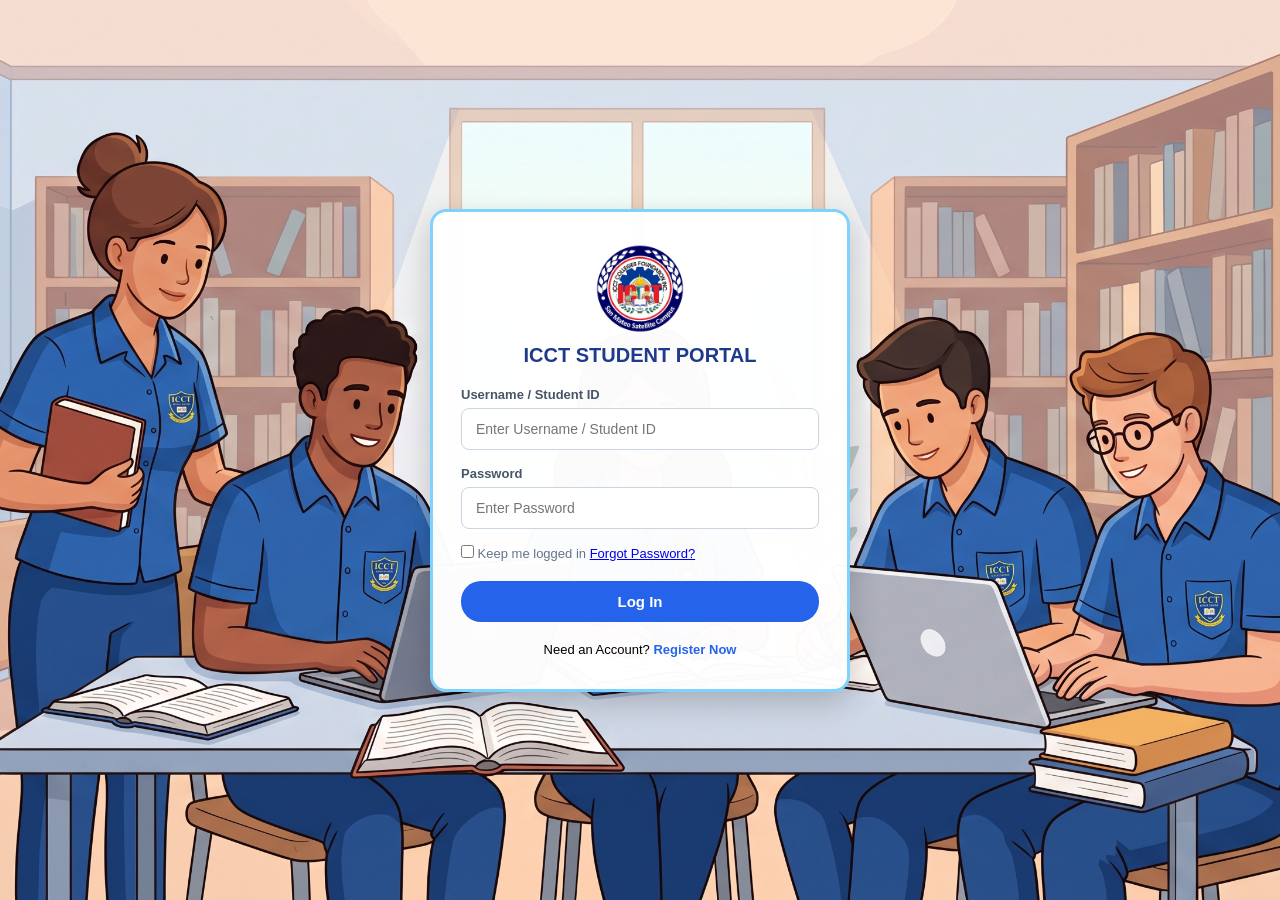
<file: index.html>
<!DOCTYPE html>
<html lang="en">
<head>
  <meta charset="UTF-8">
  <meta name="viewport" content="width=device-width, initial-scale=1.0">
  <title>ICCT Student Portal - Login</title>
  <link rel="stylesheet" href="style.css">
  <link rel="stylesheet" href="https://cdnjs.cloudflare.com/ajax/libs/font-awesome/6.4.0/css/all.min.css">
  <style>
    /* Siguradong nakakabit sa bg.png */
    body.login-body {
      background: url('bg.png') no-repeat center center fixed;
      background-size: cover;
      min-height: 100vh;
      display: flex;
      align-items: center;
      justify-content: center;
      margin: 0;
    }
  </style>
</head>
<body class="login-body">

  <div class="login-card">
    <div class="logo-container">
      <img src="logo.png" alt="ICCT Logo" class="icct-logo-img">
      <h2>ICCT STUDENT PORTAL</h2>
    </div>

    <div class="error-alert" id="errorAlert" style="display:none;">
      <i class="fa-solid fa-circle-exclamation"></i>
      <span id="errorAlertText">Invalid Username or Password.</span>
    </div>

    <form id="loginForm" onsubmit="handleLogin(event)">
      <div class="input-group">
        <label>Username / Student ID</label>
        <input type="text" id="username" placeholder="Enter Username / Student ID" required>
      </div>

      <div class="input-group">
        <label>Password</label>
        <input type="password" id="password" placeholder="Enter Password" required>
      </div>

      <div class="form-options">
        <label><input type="checkbox"> Keep me logged in</label>
        <a href="#" onclick="openModal('forgotModal')">Forgot Password?</a>
      </div>

      <button type="submit" class="btn-login">Log In</button>
    </form>

    <div class="login-footer">
      <p>Need an Account? <a href="#">Register Now</a></p>
    </div>
  </div>

  <!-- FORGOT PASSWORD MODAL -->
  <div class="modal-backdrop" id="forgotModal">
    <div class="modal-box">
      <h3>Forgot Password</h3>
      <p class="modal-desc">Enter your email address to receive a password reset link.</p>
      
      <div class="input-group" style="text-align:left;">
        <label>Email Address</label>
        <input type="email" id="resetEmail" placeholder="user@example.com">
      </div>

      <button type="button" class="btn-login" onclick="sendResetLink()">Send Reset Link</button>
      <a href="#" class="back-link" onclick="closeModal('forgotModal')">&lt; Back to Login</a>
    </div>
  </div>

  <!-- EMAIL SENT MODAL -->
  <div class="modal-backdrop" id="emailSentModal">
    <div class="modal-box">
      <i class="fa-solid fa-envelope-circle-check icon-success"></i>
      <h3>Check your Email</h3>
      <p class="modal-desc">We sent a reset link to your email.</p>
      
      <button type="button" class="btn-login" onclick="closeModal('emailSentModal')">Back to Login</button>
      <p class="resend-text">Didn't receive email? <a href="#" onclick="sendResetLink()">Resend</a></p>
    </div>
  </div>

  <!-- OTP MODAL -->
  <div class="modal-backdrop" id="otpModal">
    <div class="modal-box">
      <h3>OTP Verification</h3>
      <p class="modal-desc">Enter the 6-digit verification code sent to your device.</p>

      <div class="otp-container">
        <input type="text" maxlength="1" class="otp-input">
        <input type="text" maxlength="1" class="otp-input">
        <input type="text" maxlength="1" class="otp-input">
        <input type="text" maxlength="1" class="otp-input">
        <input type="text" maxlength="1" class="otp-input">
        <input type="text" maxlength="1" class="otp-input">
      </div>

      <div class="error-alert" id="otpError" style="display:none; margin-top: 10px;">
        <i class="fa-solid fa-triangle-exclamation"></i>
        <span>Invalid OTP code. Please try again.</span>
      </div>

      <button type="button" class="btn-login" onclick="verifyOTP()" style="margin-top:12px;">Verify & Access Portal</button>
      <p class="resend-text">Didn't receive code? <a href="#" onclick="alert('New OTP sent!')">Resend OTP</a></p>
    </div>
  </div>

  <script src="script.js"></script>
</body>
</html>
</file>
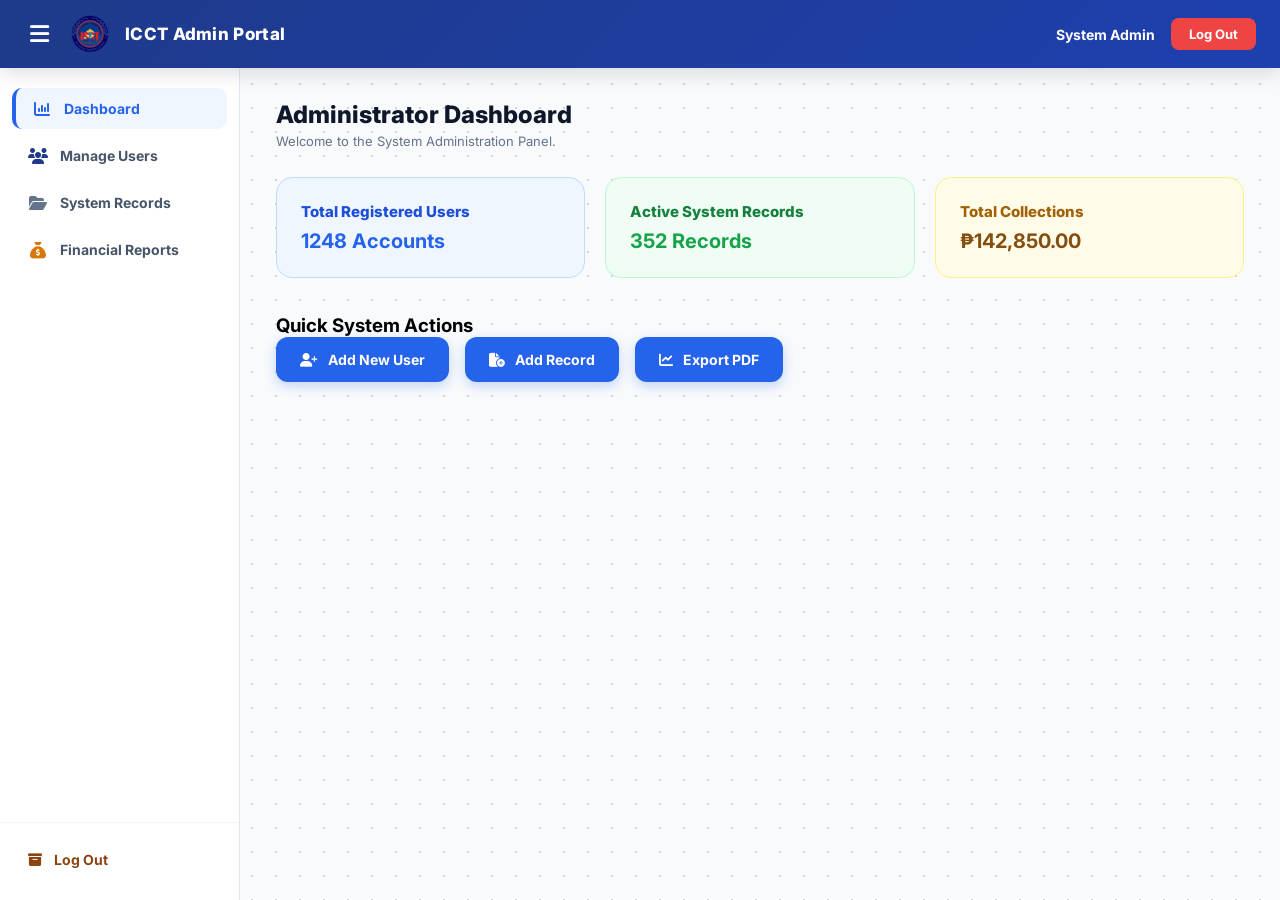
<file: admin.html>
<!DOCTYPE html>
<html lang="en">
<head>
  <meta charset="UTF-8">
  <meta name="viewport" content="width=device-width, initial-scale=1.0">
  <title>ICCT Admin Portal</title>
  <!-- FontAwesome Icons & Google Fonts -->
  <link rel="stylesheet" href="https://cdnjs.cloudflare.com/ajax/libs/font-awesome/6.4.0/css/all.min.css">
  <link href="https://fonts.googleapis.com/css2?family=Inter:wght@400;500;600;700;800&display=swap" rel="stylesheet">
  
  <style>
    * { margin: 0; padding: 0; box-sizing: border-box; font-family: 'Inter', sans-serif; }
    body.admin-body { background: #F8FAFC; background-image: radial-gradient(#CBD5E1 1px, transparent 1px); background-size: 24px 24px; min-height: 100vh; display: flex; flex-direction: column; }
    
    .topbar { height: 68px; background: linear-gradient(135deg, #1E3A8A 0%, #1E40AF 100%); color: #FFFFFF; display: flex; justify-content: space-between; align-items: center; padding: 0 24px; position: fixed; top: 0; left: 0; width: 100%; z-index: 200; box-shadow: 0 4px 20px rgba(15, 23, 42, 0.15); }
    .header-left, .header-right { display: flex; align-items: center; gap: 16px; }
    .hamburger-btn { background: transparent; border: none; color: white; font-size: 22px; cursor: pointer; padding: 6px; border-radius: 6px; display: flex; align-items: center; justify-content: center; transition: background 0.2s; }
    .hamburger-btn:hover { background: rgba(255, 255, 255, 0.15); }
    .mini-logo { width: 38px !important; height: 38px !important; object-fit: contain; }
    .portal-title { font-weight: 800; font-size: 17px; letter-spacing: 0.3px; }
    .user-name { font-weight: 700; font-size: 14px; color: #FFFFFF; }
    .btn-logout { background: #EF4444; color: white; border: none; padding: 8px 18px; border-radius: 8px; text-decoration: none; font-weight: 700; font-size: 13px; transition: all 0.2s; }
    .btn-logout:hover { background: #DC2626; }

    .admin-layout { display: flex; margin-top: 68px; min-height: calc(100vh - 68px); position: relative; }
    .sidebar { width: 240px; background: white; border-right: 1px solid #E2E8F0; display: flex; flex-direction: column; justify-content: space-between; padding: 20px 0; transition: all 0.3s ease; z-index: 100; flex-shrink: 0; }
    .sidebar.collapsed { margin-left: -240px; }
    .sidebar-menu { display: flex; flex-direction: column; gap: 6px; padding: 0 12px; }
    .sidebar-link { display: flex; align-items: center; gap: 12px; padding: 12px 16px; border-radius: 10px; color: #475569; font-weight: 700; font-size: 14px; text-decoration: none; cursor: pointer; transition: all 0.2s ease; }
    .sidebar-link i { font-size: 16px; width: 20px; text-align: center; }
    .sidebar-link:hover { background: #F1F5F9; color: #2563EB; }
    .sidebar-link.active { background: #EFF6FF; color: #2563EB; border-left: 4px solid #2563EB; }
    .sidebar-footer { padding: 0 12px; border-top: 1px solid #F1F5F9; padding-top: 16px; }
    .sidebar-logout-link { color: #8B4513; display: flex; align-items: center; gap: 12px; padding: 12px 16px; font-weight: 700; font-size: 14px; text-decoration: none; border-radius: 10px; }

    .main-content { flex: 1; padding: 32px 36px; transition: all 0.3s ease; }
    .page-header { margin-bottom: 28px; }
    .page-header h2 { font-size: 24px; color: #0F172A; font-weight: 800; }
    .page-header p { font-size: 13px; color: #64748B; margin-top: 4px; }

    .stats-grid { display: grid; grid-template-columns: repeat(3, 1fr); gap: 20px; margin-bottom: 36px; }
    .stat-card { background: white; border-radius: 16px; padding: 24px; border: 1px solid #E2E8F0; display: flex; flex-direction: column; gap: 8px; }
    .stat-card.blue { background: #EFF6FF; border-color: #BFDBFE; }
    .stat-card.green { background: #F0FDF4; border-color: #BBF7D0; }
    .stat-card.yellow { background: #FEFCE8; border-color: #FEF08A; }
    .stat-title { font-size: 15px; font-weight: 800; }
    .stat-card.blue .stat-title { color: #1D4ED8; }
    .stat-card.green .stat-title { color: #15803D; }
    .stat-card.yellow .stat-title { color: #A16207; }
    .stat-value { font-size: 20px; font-weight: 700; color: #334155; }
    .stat-card.blue .stat-value { color: #2563EB; }
    .stat-card.green .stat-value { color: #16A34A; }
    .stat-card.yellow .stat-value { color: #854D0E; }

    .actions-row { display: flex; gap: 16px; margin-bottom: 32px; }
    .btn-action-primary { background: #2563EB; color: white; border: none; padding: 14px 24px; border-radius: 12px; font-size: 14px; font-weight: 700; cursor: pointer; display: inline-flex; align-items: center; gap: 10px; box-shadow: 0 4px 12px rgba(37, 99, 235, 0.25); transition: all 0.2s ease; }
    .btn-action-primary:hover { background: #1D4ED8; transform: translateY(-2px); }

    .view-section { display: none; }
    .view-section.active-view { display: block; }

    .management-card { background: white; border-radius: 18px; border: 1px solid #CBD5E1; overflow: hidden; box-shadow: 0 8px 24px rgba(15, 23, 42, 0.06); }
    .management-card-header { background: linear-gradient(135deg, #1E3A8A 0%, #1E40AF 100%); color: white; padding: 18px 24px; display: flex; justify-content: space-between; align-items: center; }
    .management-card-header h3 { font-size: 18px; font-weight: 800; }
    .btn-add-header { background: white; color: #1E3A8A; border: none; padding: 8px 16px; border-radius: 8px; font-weight: 800; font-size: 13px; cursor: pointer; display: flex; align-items: center; gap: 6px; }
    .btn-add-header:hover { background: #EFF6FF; color: #2563EB; }

    .table-container-padding { padding: 20px; }
    .admin-table { width: 100%; border-collapse: collapse; }
    .admin-table th { background: #DBEAFE; color: #1E293B; text-align: left; padding: 14px 16px; font-size: 13px; font-weight: 800; }
    .admin-table td { padding: 16px; border-bottom: 1px solid #F1F5F9; font-size: 14px; color: #334155; }

    .edit-action-link { color: #2563EB; font-weight: 700; font-style: italic; text-decoration: none; cursor: pointer; margin-right: 12px; }
    .btn-toggle-status { width: 32px; height: 32px; border-radius: 8px; border: none; cursor: pointer; display: inline-flex; align-items: center; justify-content: center; font-size: 14px; }
    .btn-toggle-status.deactivate { background: #FEE2E2; color: #DC2626; }
    .btn-toggle-status.activate { background: #DCFCE7; color: #16A34A; }

    .modal-backdrop { position: fixed; top: 0; left: 0; width: 100%; height: 100%; background: rgba(15, 23, 42, 0.65); backdrop-filter: blur(5px); display: none; align-items: center; justify-content: center; z-index: 1000; padding: 20px; }
    .modal-backdrop.active { display: flex; }
    .modal-box-card { background: white; width: 100%; max-width: 560px; border-radius: 20px; box-shadow: 0 20px 40px rgba(15, 23, 42, 0.2); overflow: hidden; animation: modalSlide 0.25s ease-out; }
    @keyframes modalSlide { from { transform: translateY(20px); opacity: 0; } to { transform: translateY(0); opacity: 1; } }

    .modal-header-bar { background: linear-gradient(135deg, #1E3A8A 0%, #2563EB 100%); color: white; padding: 18px 24px; display: flex; justify-content: space-between; align-items: center; }
    .modal-header-bar h3 { font-size: 18px; font-weight: 800; }
    .btn-close-modal { background: #EF4444; color: white; border: none; padding: 6px 14px; border-radius: 8px; font-weight: 700; font-size: 13px; cursor: pointer; }
    .modal-body-padding { padding: 24px; }
    
    .form-group-modal { margin-bottom: 16px; display: flex; flex-direction: column; gap: 6px; }
    .form-group-modal label { font-size: 13px; font-weight: 700; color: #0F172A; }
    .form-group-modal input, .form-group-modal select { width: 100%; padding: 12px 14px; border: 1px solid #CBD5E1; border-radius: 10px; font-size: 14px; outline: none; }
    
    .record-upload-box { border: 2px dashed #CBD5E1; border-radius: 12px; padding: 20px; text-align: center; background: #FAFAFA; cursor: pointer; }
    .record-upload-box:hover { border-color: #2563EB; background: #EFF6FF; }
    
    .modal-footer-btns { display: flex; gap: 12px; margin-top: 24px; }
    .btn-cancel-modal { flex: 1; background: #E2E8F0; color: #334155; border: none; padding: 14px; border-radius: 10px; font-size: 14px; font-weight: 700; cursor: pointer; }
    .btn-save-modal { flex: 1; background: #2563EB; color: white; border: none; padding: 14px; border-radius: 10px; font-size: 14px; font-weight: 700; cursor: pointer; box-shadow: 0 4px 12px rgba(37, 99, 235, 0.3); }
    .btn-save-modal:hover { background: #1D4ED8; }
  </style>
</head>
<body class="admin-body">

  <header class="topbar">
    <div class="header-left">
      <button class="hamburger-btn" onclick="toggleSidebar()" title="Toggle Menu"><i class="fa-solid fa-bars"></i></button>
      <img src="logo.png" alt="Logo" class="mini-logo">
      <span class="portal-title">ICCT Admin Portal</span>
    </div>
    <div class="header-right">
      <div class="user-info">
        <div class="user-text"><span class="user-name">System Admin</span></div>
      </div>
      <a href="index.html" class="btn-logout">Log Out</a>
    </div>
  </header>

  <div class="admin-layout">
    
    <aside class="sidebar" id="sidebar">
      <div class="sidebar-menu">
        <a class="sidebar-link active" onclick="switchView('dashboardView', this)"><i class="fa-solid fa-chart-column" style="color: #2563EB;"></i><span>Dashboard</span></a>
        <a class="sidebar-link" onclick="switchView('usersView', this)"><i class="fa-solid fa-users" style="color: #1E3A8A;"></i><span>Manage Users</span></a>
        <a class="sidebar-link" onclick="switchView('recordsView', this)"><i class="fa-solid fa-folder-open" style="color: #64748B;"></i><span>System Records</span></a>
        <a class="sidebar-link" onclick="switchView('reportsView', this)"><i class="fa-solid fa-sack-dollar" style="color: #D97706;"></i><span>Financial Reports</span></a>
      </div>
      <div class="sidebar-footer">
        <a href="index.html" class="sidebar-logout-link"><i class="fa-solid fa-box-archive"></i><span>Log Out</span></a>
      </div>
    </aside>

    <main class="main-content">
      
      <!-- VIEW 1: DASHBOARD -->
      <section class="view-section active-view" id="dashboardView">
        <div class="page-header">
          <h2>Administrator Dashboard</h2>
          <p>Welcome to the System Administration Panel.</p>
        </div>

        <div class="stats-grid">
          <div class="stat-card blue">
            <span class="stat-title">Total Registered Users</span>
            <span class="stat-value" id="statTotalUsers">1, 248 Accounts</span>
          </div>
          <div class="stat-card green">
            <span class="stat-title">Active System Records</span>
            <span class="stat-value" id="statTotalRecords">352 Records</span>
          </div>
          <div class="stat-card yellow">
            <span class="stat-title">Total Collections</span>
            <span class="stat-value">₱142,850.00</span>
          </div>
        </div>

        <div class="section-title"><h3>Quick System Actions</h3></div>

        <div class="actions-row">
          <button class="btn-action-primary" onclick="openAddUserModal()"><i class="fa-solid fa-user-plus"></i> Add New User</button>
          <button class="btn-action-primary" onclick="openAddRecordModal()"><i class="fa-solid fa-file-circle-plus"></i> Add Record</button>
          <button class="btn-action-primary" onclick="alert('Generating PDF Report...')"><i class="fa-solid fa-chart-line"></i> Export PDF</button>
        </div>
      </section>

      <!-- VIEW 2: MANAGE USERS -->
      <section class="view-section" id="usersView">
        <div class="page-header">
          <h2>User Accounts Management</h2>
          <p>You can add, edit or deactivate a student or personnel's account.</p>
        </div>

        <div class="management-card">
          <div class="management-card-header">
            <h3>User Account Management</h3>
            <button class="btn-add-header" onclick="openAddUserModal()"><i class="fa-solid fa-plus"></i> Add New User</button>
          </div>
          <div class="table-container-padding">
            <table class="admin-table">
              <thead>
                <tr>
                  <th>Account ID</th>
                  <th>Name</th>
                  <th>Role</th>
                  <th>Email / Username</th>
                  <th>Status</th>
                  <th>Actions</th>
                </tr>
              </thead>
              <tbody id="userAccountsTableBody"></tbody>
            </table>
          </div>
        </div>
      </section>

      <!-- VIEW 3: SYSTEM RECORDS -->
      <section class="view-section" id="recordsView">
        <div class="page-header">
          <h2>System Record Management</h2>
          <p>Manage your master list like Department Fees, Merchandise, or Academic Terms.</p>
        </div>

        <div class="management-card">
          <div class="management-card-header">
            <h3>System Records Management</h3>
            <button class="btn-add-header" onclick="openAddRecordModal()"><i class="fa-solid fa-plus"></i> Add New Record</button>
          </div>
          <div class="table-container-padding">
            <table class="admin-table">
              <thead>
                <tr>
                  <th>Record Code</th>
                  <th>Record Type</th>
                  <th>Description / Item Title</th>
                  <th>Amount</th>
                  <th>Actions</th>
                </tr>
              </thead>
              <tbody id="systemRecordsTableBody"></tbody>
            </table>
          </div>
        </div>
      </section>

      <!-- VIEW 4: FINANCIAL REPORTS -->
      <section class="view-section" id="reportsView">
        <div class="page-header">
          <h2>Financial Reports</h2>
          <p>Overview of revenue and total department collections.</p>
        </div>
        <div class="stats-grid">
          <div class="stat-card green"><span class="stat-title">Fee Revenue</span><span class="stat-value">₱112,350.00</span></div>
          <div class="stat-card yellow"><span class="stat-title">Merch Sales</span><span class="stat-value">₱30,500.00</span></div>
        </div>
      </section>

    </main>
  </div>

  <!-- MODAL 1: ADD NEW USER -->
  <div class="modal-backdrop" id="addUserModal">
    <div class="modal-box-card">
      <div class="modal-header-bar">
        <h3>Add New Portal User</h3>
        <button type="button" class="btn-close-modal" onclick="closeAddUserModal()">X Close</button>
      </div>

      <div class="modal-body-padding">
        <form onsubmit="handleCreateUser(event)">
          <div class="form-group-modal"><label>Full Name:</label><input type="text" id="newFullName" placeholder="Enter Full Name" required></div>
          <div class="form-group-modal"><label>Department/Course:</label><input type="text" id="newDept" placeholder="e.g. BSCPE or Finance" required></div>
          <div class="form-group-modal"><label>Email / Institutional ID:</label><input type="text" id="newEmail" placeholder="e.g. user@icct.edu.ph" required></div>
          <div class="form-group-modal">
            <label>User Role:</label>
            <select id="newRole" required>
              <option value="" disabled selected>Select Role...</option>
              <option value="Student">Student</option>
              <option value="Personnel">Personnel</option>
              <option value="Admin">Admin</option>
            </select>
          </div>
          <div class="form-group-modal"><label>Temporary Password:</label><input type="password" id="newPass1" placeholder="Enter password" required></div>
          <div class="form-group-modal"><label>Re-enter Password:</label><input type="password" id="newPass2" placeholder="Re-enter password" required></div>
          <div class="modal-footer-btns">
            <button type="button" class="btn-cancel-modal" onclick="closeAddUserModal()">Cancel</button>
            <button type="submit" class="btn-save-modal">Save User</button>
          </div>
        </form>
      </div>
    </div>
  </div>

  <!-- MODAL 2: ADD SYSTEM RECORD (WITH CATEGORY FOR MERCH SYNC) -->
  <div class="modal-backdrop" id="addRecordModal">
    <div class="modal-box-card">
      <div class="modal-header-bar">
        <h3>Add System Record</h3>
        <button type="button" class="btn-close-modal" onclick="closeAddRecordModal()">X Close</button>
      </div>

      <div class="modal-body-padding">
        <form onsubmit="handleCreateRecord(event)">
          
          <div class="form-group-modal">
            <label>Record Type:</label>
            <select id="recType" onchange="toggleCategorySelect(this.value)" required>
              <option value="Merchandise Item" selected>Merchandise Item</option>
              <option value="Fee Category">Fee Category</option>
            </select>
          </div>

          <div class="form-group-modal" id="merchCategoryGroup">
            <label>Merchandise Category:</label>
            <select id="recCategory">
              <option value="apparel" selected>Apparel (Shirts/Sweatshirts)</option>
              <option value="accessories">Accessories & Lanyards</option>
              <option value="badges">Pins & Badges</option>
            </select>
          </div>

          <div class="form-group-modal">
            <label>Item Code / Reference:</label>
            <input type="text" id="recCode" placeholder="e.g. REC-MERCH-005" required>
          </div>

          <div class="form-group-modal">
            <label>Item Name / Description:</label>
            <input type="text" id="recTitle" placeholder="e.g. Engineering Sweatshirt" required>
          </div>

          <div class="form-group-modal">
            <label>Amount / Fee (₱):</label>
            <input type="text" id="recAmount" placeholder="e.g. 1000.00" required>
          </div>

          <div class="form-group-modal">
            <label>Attach Photo:</label>
            <div class="record-upload-box" onclick="document.getElementById('recPhotoFile').click()">
              <input type="file" id="recPhotoFile" accept="image/*" style="display:none" onchange="previewRecordFile(event)">
              <div id="recUploadText">
                <i class="fa-solid fa-file-lines" style="font-size: 24px; color:#2563EB; margin-bottom: 4px;"></i>
                <p style="font-size: 12px; color:#475569;">Drag and drop product image here, or <span style="color:#2563EB; font-weight:700; text-decoration:underline;">Browse File</span></p>
                <small style="font-size: 10px; color:#94A3B8;">Supported formats: JPG, PNG, PDF (Max 5MB)</small>
              </div>
            </div>
          </div>

          <div class="modal-footer-btns">
            <button type="button" class="btn-cancel-modal" onclick="closeAddRecordModal()">Cancel</button>
            <button type="submit" class="btn-save-modal">Save Record</button>
          </div>

        </form>
      </div>
    </div>
  </div>

  <script>
    let userList = [
      { id: "USR-2024-001", name: "Jerome Opana", role: "Student", email: "j.opana@icct.edu", status: "Active" },
      { id: "USR-2024-002", name: "Jade Comia", role: "Personnel", email: "j.comia@icct.edu", status: "Active" },
      { id: "USR-2024-003", name: "Jewel Cruz", role: "Student", email: "j.cruz@icct.edu", status: "Inactive" },
      { id: "USR-2024-004", name: "Caleb Gomez", role: "Student", email: "c.gomez@icct.edu", status: "Inactive" },
      { id: "USR-2024-005", name: "Yuri Blanco", role: "Personnel", email: "y.blanco@icct.edu", status: "Active" }
    ];

    let baseRecordList = [
      { code: "REC-FEE-001", type: "Fee Category", title: "Department Dues 2024", amount: 500, category: "fee" },
      { code: "REC-MERCH-002", type: "Merchandise Item", title: "College of Eng. T-Shirt", amount: 350, category: "apparel" },
      { code: "REC-MERCH-003", type: "Merchandise Item", title: "ICCT ID Lanyard", amount: 120, category: "accessories" },
      { code: "REC-MERCH-004", type: "Merchandise Item", title: "Pin Badge", amount: 80, category: "badges" }
    ];

    let uploadedRecordDataUrl = "";

    document.addEventListener("DOMContentLoaded", () => {
      renderUserTable();
      renderRecordTable();
    });

    function parseAmountInput(rawVal) {
      if (!rawVal) return 0;
      // Remove commas, peso signs, spaces
      let cleanVal = String(rawVal).replace(/[^0-9.]/g, '');
      let num = parseFloat(cleanVal);
      return isNaN(num) ? 0 : num;
    }

    function renderUserTable() {
      const tbody = document.getElementById("userAccountsTableBody");
      tbody.innerHTML = "";
      userList.forEach((user, index) => {
        const tr = document.createElement("tr");
        let actionBtn = user.status === "Active" 
          ? `<button class="btn-toggle-status deactivate" onclick="toggleUserStatus(${index})"><i class="fa-solid fa-xmark"></i></button>`
          : `<button class="btn-toggle-status activate" onclick="toggleUserStatus(${index})"><i class="fa-solid fa-check"></i></button>`;

        tr.innerHTML = `
          <td><strong>${user.id}</strong></td>
          <td>${user.name}</td>
          <td>${user.role}</td>
          <td>${user.email}</td>
          <td>${user.status}</td>
          <td><a class="edit-action-link" onclick="editUserPrompt(${index})">Edit</a>${actionBtn}</td>
        `;
        tbody.appendChild(tr);
      });
      document.getElementById("statTotalUsers").textContent = `${1248 + userList.length - 5} Accounts`;
    }

    function renderRecordTable() {
      const tbody = document.getElementById("systemRecordsTableBody");
      tbody.innerHTML = "";

      const customRecords = JSON.parse(localStorage.getItem("customMerchRecords")) || [];
      const combinedRecords = [...baseRecordList, ...customRecords];

      combinedRecords.forEach((rec, index) => {
        const tr = document.createElement("tr");
        const numericAmount = parseAmountInput(rec.amount);
        const formattedAmount = numericAmount.toLocaleString('en-US', { minimumFractionDigits: 2, maximumFractionDigits: 2 });

        tr.innerHTML = `
          <td><strong>${rec.code}</strong></td>
          <td>${rec.type}</td>
          <td>${rec.title}</td>
          <td><strong>₱${formattedAmount}</strong></td>
          <td><a class="edit-action-link" onclick="editRecordPrompt(${index})">Edit</a></td>
        `;
        tbody.appendChild(tr);
      });

      document.getElementById("statTotalRecords").textContent = `${348 + combinedRecords.length} Records`;
    }

    function toggleUserStatus(index) {
      userList[index].status = userList[index].status === "Active" ? "Inactive" : "Active";
      renderUserTable();
    }

    function editUserPrompt(index) {
      const newName = prompt("Edit Name for " + userList[index].id + ":", userList[index].name);
      if (newName) { userList[index].name = newName; renderUserTable(); }
    }

    function editRecordPrompt(index) {
      alert("System Record details edited.");
    }

    function toggleSidebar() { document.getElementById('sidebar').classList.toggle('collapsed'); }

    function switchView(viewId, linkElem) {
      document.querySelectorAll('.sidebar-link').forEach(l => l.classList.remove('active'));
      if (linkElem) linkElem.classList.add('active');
      document.querySelectorAll('.view-section').forEach(v => v.classList.remove('active-view'));
      const targetView = document.getElementById(viewId);
      if (targetView) targetView.classList.add('active-view');
    }

    function openAddUserModal() { document.getElementById('addUserModal').classList.add('active'); }
    function closeAddUserModal() { document.getElementById('addUserModal').classList.remove('active'); }

    function openAddRecordModal() { document.getElementById('addRecordModal').classList.add('active'); }
    function closeAddRecordModal() { document.getElementById('addRecordModal').classList.remove('active'); }

    function toggleCategorySelect(val) {
      document.getElementById('merchCategoryGroup').style.display = (val === 'Merchandise Item') ? 'flex' : 'none';
    }

    function previewRecordFile(e) {
      const file = e.target.files[0];
      if (file) {
        document.getElementById('recUploadText').innerHTML = `
          <i class="fa-solid fa-circle-check" style="font-size: 24px; color:#16A34A;"></i>
          <p style="font-weight:700; color:#0F172A; font-size:12px; margin-top:2px;">${file.name}</p>
        `;
        const reader = new FileReader();
        reader.onload = function(evt) {
          uploadedRecordDataUrl = evt.target.result;
        };
        reader.readAsDataURL(file);
      }
    }

    function handleCreateUser(e) {
      e.preventDefault();
      const name = document.getElementById('newFullName').value.trim();
      const email = document.getElementById('newEmail').value.trim();
      const role = document.getElementById('newRole').value;
      const pass1 = document.getElementById('newPass1').value;
      const pass2 = document.getElementById('newPass2').value;

      if (pass1 !== pass2) { alert("Passwords do not match!"); return; }

      userList.push({ id: "USR-2024-00" + (userList.length + 1), name: name, role: role, email: email, status: "Active" });
      renderUserTable();
      closeAddUserModal();
      switchView('usersView', document.querySelectorAll('.sidebar-link')[1]);
    }

    function handleCreateRecord(e) {
      e.preventDefault();
      const type = document.getElementById('recType').value;
      const category = document.getElementById('recCategory').value;
      const code = document.getElementById('recCode').value.trim();
      const title = document.getElementById('recTitle').value.trim();
      const rawAmount = document.getElementById('recAmount').value.trim();
      const numAmount = parseAmountInput(rawAmount);

      const newRecord = {
        code: code,
        type: type,
        title: title,
        amount: numAmount,
        category: category,
        imgSrc: uploadedRecordDataUrl || "https://images.unsplash.com/photo-1521572267360-ee0c2909d518?w=400",
        hasSizes: (category === 'apparel')
      };

      // SAVE TO LOCALSTORAGE FOR STUDENT MERCHANDISE SYNC
      let customRecords = JSON.parse(localStorage.getItem("customMerchRecords")) || [];
      customRecords.push(newRecord);
      localStorage.setItem("customMerchRecords", JSON.stringify(customRecords));

      renderRecordTable();
      closeAddRecordModal();
      switchView('recordsView', document.querySelectorAll('.sidebar-link')[2]);
    }
  </script>

</body>
</html>
</file>
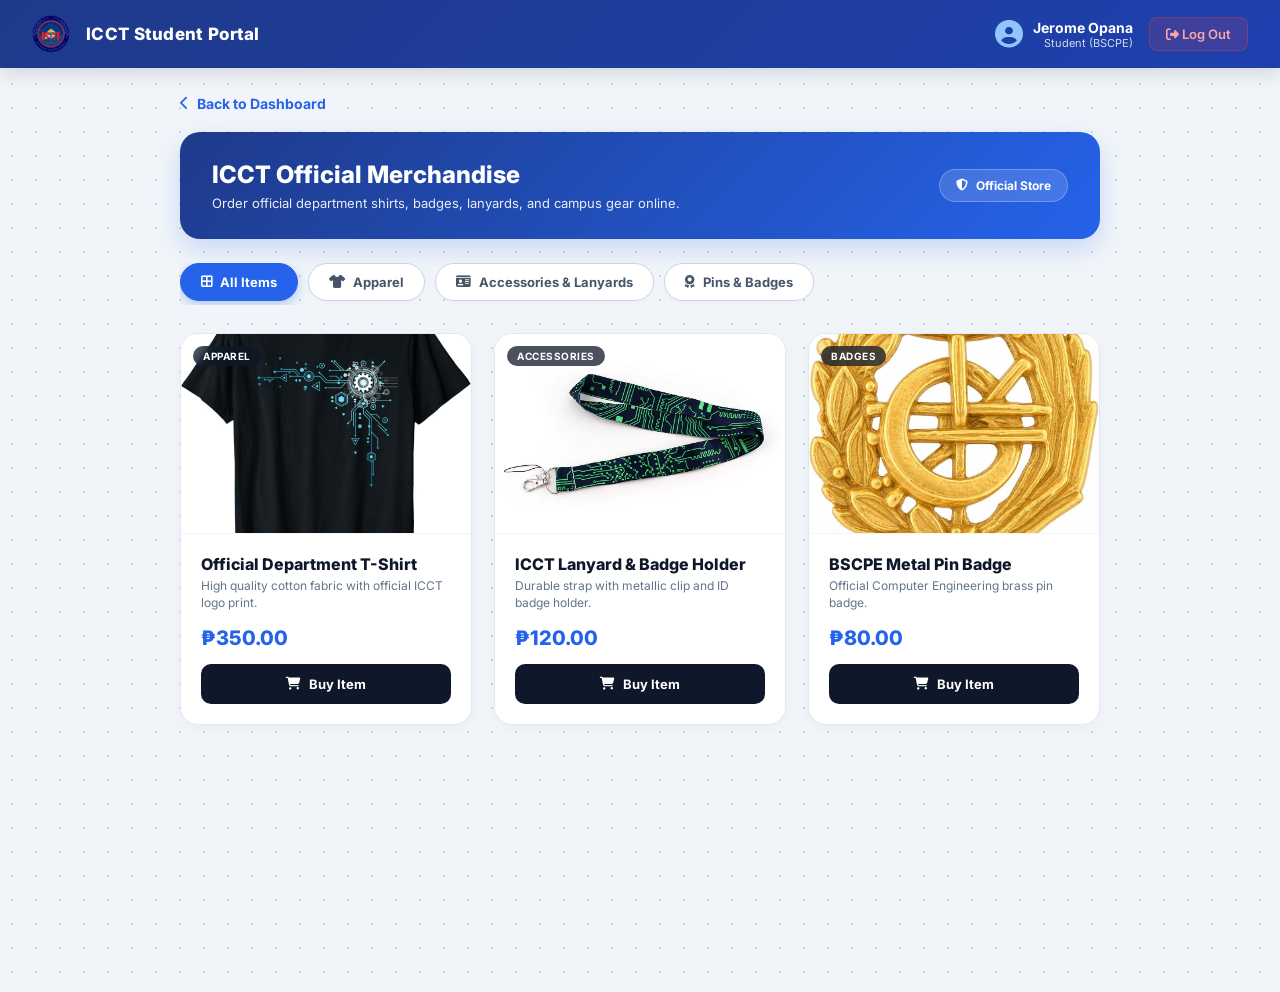
<file: merch.html>
<!DOCTYPE html>
<html lang="en">
<head>
  <meta charset="UTF-8">
  <meta name="viewport" content="width=device-width, initial-scale=1.0">
  <title>ICCT Student Portal - Official Merchandise</title>
  <!-- FontAwesome Icons & Google Fonts -->
  <link rel="stylesheet" href="https://cdnjs.cloudflare.com/ajax/libs/font-awesome/6.4.0/css/all.min.css">
  <link href="https://fonts.googleapis.com/css2?family=Inter:wght@400;500;600;700;800&display=swap" rel="stylesheet">
  
  <style>
    * { margin: 0; padding: 0; box-sizing: border-box; font-family: 'Inter', sans-serif; }
    body.dashboard-body { background: #F1F5F9; background-image: radial-gradient(#CBD5E1 1px, transparent 1px); background-size: 24px 24px; min-height: 100vh; }
    .topbar { height: 68px; background: linear-gradient(135deg, #1E3A8A 0%, #1E40AF 100%); color: #FFFFFF; display: flex; justify-content: space-between; align-items: center; padding: 0 32px; position: fixed; top: 0; left: 0; width: 100%; z-index: 100; box-shadow: 0 4px 20px rgba(15, 23, 42, 0.15); }
    .header-left, .header-right { display: flex; align-items: center; gap: 16px; }
    .mini-logo { width: 38px !important; height: 38px !important; object-fit: contain; }
    .portal-title { font-weight: 800; font-size: 17px; letter-spacing: 0.3px; }
    .user-info { display: flex; align-items: center; gap: 10px; }
    .user-text { display: flex; flex-direction: column; text-align: right; }
    .user-name { font-weight: 700; font-size: 14px; }
    .user-role { font-size: 11px; opacity: 0.8; }
    .avatar-icon { font-size: 28px; color: #93C5FD; }
    .btn-logout { background: rgba(239, 68, 68, 0.15); color: #FCA5A5; border: 1px solid rgba(239, 68, 68, 0.3); padding: 8px 16px; border-radius: 8px; text-decoration: none; font-weight: 600; font-size: 13px; transition: all 0.2s; }
    .btn-logout:hover { background: #EF4444; color: white; }
    .student-container { max-width: 960px; margin: 92px auto 40px; padding: 0 20px; }
    .back-dashboard-link { display: inline-flex; align-items: center; gap: 8px; color: #2563EB; font-weight: 700; text-decoration: none; font-size: 14px; margin-bottom: 20px; transition: all 0.2s; }
    .back-dashboard-link:hover { color: #1D4ED8; transform: translateX(-4px); }
    .merch-hero-banner { background: linear-gradient(135deg, #1E3A8A 0%, #2563EB 100%); color: white; border-radius: 20px; padding: 28px 32px; margin-bottom: 24px; box-shadow: 0 10px 25px rgba(37, 99, 235, 0.2); display: flex; justify-content: space-between; align-items: center; }
    .merch-hero-banner h2 { font-size: 24px; font-weight: 800; }
    .merch-hero-banner p { font-size: 13px; opacity: 0.9; margin-top: 6px; }
    .hero-tag { background: rgba(255, 255, 255, 0.15); backdrop-filter: blur(8px); border: 1px solid rgba(255, 255, 255, 0.25); padding: 8px 16px; border-radius: 30px; font-size: 12px; font-weight: 700; display: flex; align-items: center; gap: 8px; }
    .filter-tabs-container { display: flex; gap: 10px; margin-bottom: 28px; overflow-x: auto; padding-bottom: 4px; }
    .filter-btn { background: white; color: #475569; border: 1px solid #CBD5E1; padding: 10px 20px; border-radius: 30px; font-size: 13px; font-weight: 700; cursor: pointer; display: flex; align-items: center; gap: 8px; transition: all 0.2s ease; white-space: nowrap; box-shadow: 0 2px 6px rgba(0,0,0,0.02); }
    .filter-btn:hover { border-color: #2563EB; color: #2563EB; background: #EFF6FF; }
    .filter-btn.active { background: #2563EB; color: white; border-color: #2563EB; box-shadow: 0 4px 12px rgba(37, 99, 235, 0.3); }
    .merch-grid { display: grid; grid-template-columns: repeat(3, 1fr); gap: 22px; margin-bottom: 40px; }
    .product-card { background: white; border-radius: 18px; border: 1px solid #E2E8F0; overflow: hidden; display: flex; flex-direction: column; box-shadow: 0 4px 14px rgba(0,0,0,0.03); transition: all 0.25s ease; }
    .product-card:hover { transform: translateY(-6px); box-shadow: 0 14px 28px rgba(37, 99, 235, 0.12); border-color: #2563EB; }
    .product-img-box { height: 200px; background: #F8FAFC; display: flex; align-items: center; justify-content: center; overflow: hidden; position: relative; border-bottom: 1px solid #F1F5F9; }
    .product-img { width: 100%; height: 100%; object-fit: cover; transition: transform 0.3s ease; }
    .product-card:hover .product-img { transform: scale(1.05); }
    .category-badge { position: absolute; top: 12px; left: 12px; background: rgba(15, 23, 42, 0.75); color: white; font-size: 10px; font-weight: 700; text-transform: uppercase; padding: 4px 10px; border-radius: 20px; backdrop-filter: blur(4px); letter-spacing: 0.5px; }
    .product-details { padding: 20px; display: flex; flex-direction: column; flex-grow: 1; justify-content: space-between; gap: 14px; }
    .product-name { font-size: 16px; font-weight: 800; color: #0F172A; line-height: 1.3; }
    .product-desc { font-size: 12px; color: #64748B; line-height: 1.4; margin-top: 4px; }
    .product-price { font-size: 20px; font-weight: 800; color: #2563EB; }
    .btn-buy-merch { background: #0F172A; color: white; padding: 12px; border: none; border-radius: 10px; font-weight: 700; cursor: pointer; font-size: 13px; display: flex; align-items: center; justify-content: center; gap: 8px; transition: all 0.2s ease; }
    .product-card:hover .btn-buy-merch { background: #2563EB; box-shadow: 0 4px 12px rgba(37, 99, 235, 0.3); }
    
    .modal-backdrop { position: fixed; top: 0; left: 0; width: 100%; height: 100%; background: rgba(15, 23, 42, 0.65); backdrop-filter: blur(5px); display: none; align-items: center; justify-content: center; z-index: 1000; padding: 20px; }
    .modal-backdrop.active { display: flex; }
    .modal-box-wide { background: white; width: 100%; max-width: 780px; border-radius: 20px; box-shadow: 0 20px 40px rgba(15, 23, 42, 0.2); overflow: hidden; display: flex; flex-direction: column; }
    .modal-header-bar { background: linear-gradient(135deg, #2563EB 0%, #1D4ED8 100%); color: white; padding: 18px 24px; display: flex; justify-content: space-between; align-items: center; }
    .modal-header-bar h3 { font-size: 18px; font-weight: 800; display: flex; align-items: center; gap: 10px; }
    .btn-modal-close { background: #EF4444; color: white; border: none; padding: 6px 14px; border-radius: 8px; font-weight: 700; font-size: 13px; cursor: pointer; }
    .modal-content-grid { display: grid; grid-template-columns: 1fr 280px; gap: 24px; padding: 28px; }
    .modal-left-form { display: flex; flex-direction: column; gap: 12px; }
    .modal-right-preview { display: flex; flex-direction: column; gap: 12px; }
    .checkout-item-image-box { width: 100%; height: 220px; border-radius: 14px; border: 1px solid #E2E8F0; overflow: hidden; background: #F8FAFC; }
    .checkout-item-image-box img { width: 100%; height: 100%; object-fit: cover; }
    .checkout-item-summary { background: #F8FAFC; border: 1px solid #E2E8F0; border-radius: 12px; padding: 14px; }
    .price-tag-big { font-size: 26px; font-weight: 800; color: #2563EB; margin-bottom: 2px; }
    .qty-row-box { display: flex; align-items: center; justify-content: space-between; background: #F8FAFC; border: 1px solid #E2E8F0; border-radius: 10px; padding: 8px 12px; }
    .qty-controls-wrapper { display: flex; align-items: center; background: white; border: 1px solid #CBD5E1; border-radius: 8px; overflow: hidden; }
    .btn-qty-action { background: #EFF6FF; color: #2563EB; border: none; width: 32px; height: 32px; font-size: 16px; font-weight: 800; cursor: pointer; display: flex; align-items: center; justify-content: center; }
    .qty-number-display { width: 38px; height: 32px; border: none; text-align: center; font-size: 14px; font-weight: 800; color: #0F172A; outline: none; background: transparent; }
    .size-pills-row { display: flex; gap: 8px; }
    .size-pill { background: #F1F5F9; color: #64748B; border: 1px solid #CBD5E1; padding: 6px 14px; border-radius: 8px; font-size: 12px; font-weight: 700; cursor: pointer; }
    .size-pill.active { background: #2563EB; color: white; border-color: #2563EB; }
    .payment-notice-mini { background: #EFF6FF; border: 1px solid #BFDBFE; border-radius: 10px; padding: 10px 14px; font-size: 12px; color: #1E40AF; display: flex; align-items: center; gap: 8px; }
    .form-group-checkout label { font-size: 13px; font-weight: 700; color: #1E293B; margin-bottom: 6px; display: block; }
    .form-group-checkout input[type="text"] { width: 100%; padding: 12px 14px; border: 1px solid #CBD5E1; border-radius: 10px; font-size: 14px; outline: none; }
    .modal-receipt-box { border: 2px dashed #CBD5E1; border-radius: 10px; padding: 12px; text-align: center; background: #FAFAFA; cursor: pointer; }
    .btn-confirm-pay { width: 100%; background: linear-gradient(135deg, #2563EB 0%, #1D4ED8 100%); color: white; padding: 14px; border: none; border-radius: 10px; font-size: 15px; font-weight: 700; cursor: pointer; margin-top: 4px; }
  </style>
</head>
<body class="dashboard-body">

  <header class="topbar">
    <div class="header-left">
      <img src="logo.png" alt="Logo" class="mini-logo">
      <span class="portal-title">ICCT Student Portal</span>
    </div>
    <div class="header-right">
      <div class="user-info">
        <i class="fa-solid fa-circle-user avatar-icon"></i>
        <div class="user-text">
          <span class="user-name">Jerome Opana</span>
          <span class="user-role">Student (BSCPE)</span>
        </div>
      </div>
      <a href="index.html" class="btn-logout"><i class="fa-solid fa-right-from-bracket"></i> Log Out</a>
    </div>
  </header>

  <main class="student-container">
    <a href="student.html" class="back-dashboard-link">
      <i class="fa-solid fa-chevron-left"></i> Back to Dashboard
    </a>

    <div class="merch-hero-banner">
      <div>
        <h2>ICCT Official Merchandise</h2>
        <p>Order official department shirts, badges, lanyards, and campus gear online.</p>
      </div>
      <div class="hero-tag"><i class="fa-solid fa-shield-halved"></i> Official Store</div>
    </div>

    <div class="filter-tabs-container">
      <button class="filter-btn active" onclick="filterCategory('all', this)"><i class="fa-solid fa-border-all"></i> All Items</button>
      <button class="filter-btn" onclick="filterCategory('apparel', this)"><i class="fa-solid fa-shirt"></i> Apparel</button>
      <button class="filter-btn" onclick="filterCategory('accessories', this)"><i class="fa-solid fa-id-card"></i> Accessories & Lanyards</button>
      <button class="filter-btn" onclick="filterCategory('badges', this)"><i class="fa-solid fa-award"></i> Pins & Badges</button>
    </div>

    <div class="merch-grid" id="merchGrid">
      
      <!-- DEFAULT BASE MERCHANDISE ITEMS -->
      <div class="product-card" data-category="apparel">
        <div class="product-img-box">
          <span class="category-badge">Apparel</span>
          <img src="shirt.jpg" alt="Official T-Shirt" class="product-img" onerror="this.onerror=null; this.src='https://images.unsplash.com/photo-1521572267360-ee0c2909d518?w=400';">
        </div>
        <div class="product-details">
          <div>
            <h3 class="product-name">Official Department T-Shirt</h3>
            <p class="product-desc">High quality cotton fabric with official ICCT logo print.</p>
          </div>
          <div class="product-price">₱350.00</div>
          <button class="btn-buy-merch" onclick="openBuyModal('Official Department T-Shirt', 350, 'shirt.jpg', true)">
            <i class="fa-solid fa-cart-shopping"></i> Buy Item
          </button>
        </div>
      </div>

      <div class="product-card" data-category="accessories">
        <div class="product-img-box">
          <span class="category-badge">Accessories</span>
          <img src="lanyard.jpg.avif" alt="Official Lanyard" class="product-img" onerror="this.onerror=null; this.src='https://images.unsplash.com/photo-1618005182384-a83a8bd57fbe?w=400';">
        </div>
        <div class="product-details">
          <div>
            <h3 class="product-name">ICCT Lanyard & Badge Holder</h3>
            <p class="product-desc">Durable strap with metallic clip and ID badge holder.</p>
          </div>
          <div class="product-price">₱120.00</div>
          <button class="btn-buy-merch" onclick="openBuyModal('ICCT Lanyard & Badge Holder', 120, 'lanyard.jpg.avif', false)">
            <i class="fa-solid fa-cart-shopping"></i> Buy Item
          </button>
        </div>
      </div>

      <div class="product-card" data-category="badges">
        <div class="product-img-box">
          <span class="category-badge">Badges</span>
          <img src="badge.jpg" alt="Department Pin" class="product-img" onerror="this.onerror=null; this.src='https://images.unsplash.com/photo-1535295972055-1c762f4483e5?w=400';">
        </div>
        <div class="product-details">
          <div>
            <h3 class="product-name">BSCPE Metal Pin Badge</h3>
            <p class="product-desc">Official Computer Engineering brass pin badge.</p>
          </div>
          <div class="product-price">₱80.00</div>
          <button class="btn-buy-merch" onclick="openBuyModal('BSCPE Metal Pin Badge', 80, 'badge.jpg', false)">
            <i class="fa-solid fa-cart-shopping"></i> Buy Item
          </button>
        </div>
      </div>

    </div>
  </main>

  <div class="modal-backdrop" id="checkoutModal">
    <div class="modal-box-wide">
      <div class="modal-header-bar">
        <h3><i class="fa-solid fa-bag-shopping"></i> Order Checkout</h3>
        <button type="button" class="btn-modal-close" onclick="closeModal('checkoutModal')">
          <i class="fa-solid fa-xmark"></i> Close
        </button>
      </div>

      <div class="modal-content-grid">
        <div class="modal-left-form">
          <div class="price-tag-big" id="modalDisplayPrice">₱350.00</div>

          <div class="qty-row-box">
            <span class="qty-row-label">Quantity:</span>
            <div class="qty-controls-wrapper">
              <button type="button" class="btn-qty-action" onclick="changeQty(-1)">-</button>
              <input type="text" id="itemQtyInput" class="qty-number-display" value="1" readonly>
              <button type="button" class="btn-qty-action" onclick="changeQty(1)">+</button>
            </div>
          </div>

          <div class="size-selector-box" id="sizeSelectorGroup">
            <label class="form-group-checkout" style="margin-bottom:2px;">Select Size:</label>
            <div class="size-pills-row">
              <button type="button" class="size-pill" onclick="selectSize('Small', this)">Small</button>
              <button type="button" class="size-pill active" onclick="selectSize('Medium', this)">Medium</button>
              <button type="button" class="size-pill" onclick="selectSize('Large', this)">Large</button>
              <button type="button" class="size-pill" onclick="selectSize('XL', this)">XL</button>
            </div>
          </div>

          <div class="payment-notice-mini">
            <i class="fa-solid fa-mobile-screen-button"></i>
            <span><strong>GCash:</strong> 0917-123-4567 (ICCT Treasury)</span>
          </div>

          <form onsubmit="handleCheckoutSubmit(event)">
            <div class="form-group-checkout">
              <label>Reference Number:</label>
              <input type="text" id="checkoutRef" placeholder="Enter GCash Ref No. (e.g. 1002938475612)" maxlength="13" required>
            </div>

            <div class="form-group-checkout">
              <label>Upload Receipt Image:</label>
              <div class="modal-receipt-box" onclick="document.getElementById('checkoutReceiptFile').click()">
                <input type="file" id="checkoutReceiptFile" accept="image/*" style="display:none" onchange="previewCheckoutFile(event)" required>
                <div id="checkoutUploadText">
                  <i class="fa-solid fa-cloud-arrow-up" style="font-size: 20px; color:#2563EB;"></i>
                  <p style="font-size: 11px; color:#475569; margin-top:2px;">Drag and drop receipt image here, or <span style="color:#2563EB; font-weight:700; text-decoration:underline;">Browse File</span></p>
                </div>
              </div>
            </div>

            <button type="submit" class="btn-confirm-pay">Confirm Order & Pay</button>
          </form>
        </div>

        <div class="modal-right-preview">
          <div class="checkout-item-image-box">
            <img id="checkoutPreviewImage" src="shirt.jpg" alt="Item Preview">
          </div>
          <div class="checkout-item-summary">
            <h4 id="checkoutItemTitle">Official Department T-Shirt</h4>
            <p>Official ICCT Campus Gear</p>
          </div>
        </div>
      </div>
    </div>
  </div>

  <script>
    let selectedMerchName = "";
    let unitPrice = 0;
    let currentQuantity = 1;
    let selectedSize = "Medium";
    let hasSizesAvailable = false;
    let uploadedMerchDataUrl = "";

    document.addEventListener("DOMContentLoaded", () => {
      loadCustomAdminRecords();
    });

    // LOAD CUSTOM MERCHANDISE CREATED BY ADMIN FROM LOCALSTORAGE
    function loadCustomAdminRecords() {
      const customRecords = JSON.parse(localStorage.getItem("customMerchRecords")) || [];
      const merchGrid = document.getElementById("merchGrid");

      customRecords.forEach(rec => {
        if (rec.type === "Merchandise Item") {
          const card = document.createElement("div");
          card.className = "product-card";
          card.setAttribute("data-category", rec.category || "apparel");

          const formattedPrice = Number(rec.amount).toLocaleString('en-US', { minimumFractionDigits: 2, maximumFractionDigits: 2 });
          const badgeText = rec.category ? rec.category.toUpperCase() : "APPAREL";

          card.innerHTML = `
            <div class="product-img-box">
              <span class="category-badge">${badgeText}</span>
              <img src="${rec.imgSrc}" alt="${rec.title}" class="product-img" onerror="this.onerror=null; this.src='https://images.unsplash.com/photo-1521572267360-ee0c2909d518?w=400';">
            </div>
            <div class="product-details">
              <div>
                <h3 class="product-name">${rec.title}</h3>
                <p class="product-desc">Official ICCT Campus Merchandise Item.</p>
              </div>
              <div class="product-price">₱${formattedPrice}</div>
              <button class="btn-buy-merch" onclick="openBuyModal('${rec.title}', ${rec.amount}, '${rec.imgSrc}', ${rec.hasSizes})">
                <i class="fa-solid fa-cart-shopping"></i> Buy Item
              </button>
            </div>
          `;

          merchGrid.appendChild(card);
        }
      });
    }

    function filterCategory(category, btnElement) {
      document.querySelectorAll('.filter-btn').forEach(btn => btn.classList.remove('active'));
      btnElement.classList.add('active');
      document.querySelectorAll('.product-card').forEach(card => {
        card.style.display = (category === 'all' || card.getAttribute('data-category') === category) ? 'flex' : 'none';
      });
    }

    function openBuyModal(name, price, imageSrc, hasSizes) {
      selectedMerchName = name;
      unitPrice = price;
      currentQuantity = 1;
      hasSizesAvailable = hasSizes;
      selectedSize = hasSizes ? "Medium" : "N/A";

      document.getElementById('checkoutItemTitle').textContent = name;
      document.getElementById('itemQtyInput').value = currentQuantity;
      updateTotalPriceDisplay();
      document.getElementById('checkoutPreviewImage').src = imageSrc;
      document.getElementById('sizeSelectorGroup').style.display = hasSizes ? "flex" : "none";
      document.getElementById('checkoutModal').classList.add('active');
    }

    function changeQty(amount) {
      if (currentQuantity + amount >= 1) {
        currentQuantity += amount;
        document.getElementById('itemQtyInput').value = currentQuantity;
        updateTotalPriceDisplay();
      }
    }

    function updateTotalPriceDisplay() {
      const total = unitPrice * currentQuantity;
      document.getElementById('modalDisplayPrice').textContent = "₱" + total.toLocaleString('en-US', { minimumFractionDigits: 2, maximumFractionDigits: 2 });
    }

    function closeModal(id) { document.getElementById(id).classList.remove('active'); }

    function selectSize(size, btnElem) {
      selectedSize = size;
      document.querySelectorAll('.size-pill').forEach(p => p.classList.remove('active'));
      btnElem.classList.add('active');
    }

    function previewCheckoutFile(e) {
      const file = e.target.files[0];
      if (file) {
        document.getElementById('checkoutUploadText').innerHTML = `<i class="fa-solid fa-circle-check" style="font-size: 22px; color:#16A34A;"></i><p style="font-weight:700; color:#0F172A; font-size:12px;">${file.name}</p>`;

        const reader = new FileReader();
        reader.onload = function(evt) {
          uploadedMerchDataUrl = evt.target.result;
        };
        reader.readAsDataURL(file);
      }
    }

    function handleCheckoutSubmit(e) {
      e.preventDefault();
      const ref = document.getElementById('checkoutRef').value.trim();
      const fileInput = document.getElementById('checkoutReceiptFile');

      if (ref.length !== 13 || isNaN(ref) || fileInput.files.length === 0) {
        alert("Please enter a valid 13-digit Reference Number and upload a receipt.");
        return;
      }

      let sizeInfo = hasSizesAvailable ? `, Size: ${selectedSize}` : '';
      let itemNameFormatted = `${selectedMerchName} (x${currentQuantity}${sizeInfo})`;

      const newTransaction = {
        feeName: itemNameFormatted,
        amount: unitPrice * currentQuantity,
        refNumber: ref,
        fileName: fileInput.files[0].name,
        imageDataUrl: uploadedMerchDataUrl || "https://images.unsplash.com/photo-1554224155-8d04cb21cd6c?w=600",
        status: "Pending",
        date: new Date().toLocaleDateString()
      };

      let transactions = JSON.parse(localStorage.getItem("userTransactions")) || [];
      transactions.unshift(newTransaction);
      localStorage.setItem("userTransactions", JSON.stringify(transactions));
      localStorage.setItem("latestPayment", JSON.stringify(newTransaction));

      window.location.href = "payment-success.html";
    }
  </script>
</body>
</html>
</file>
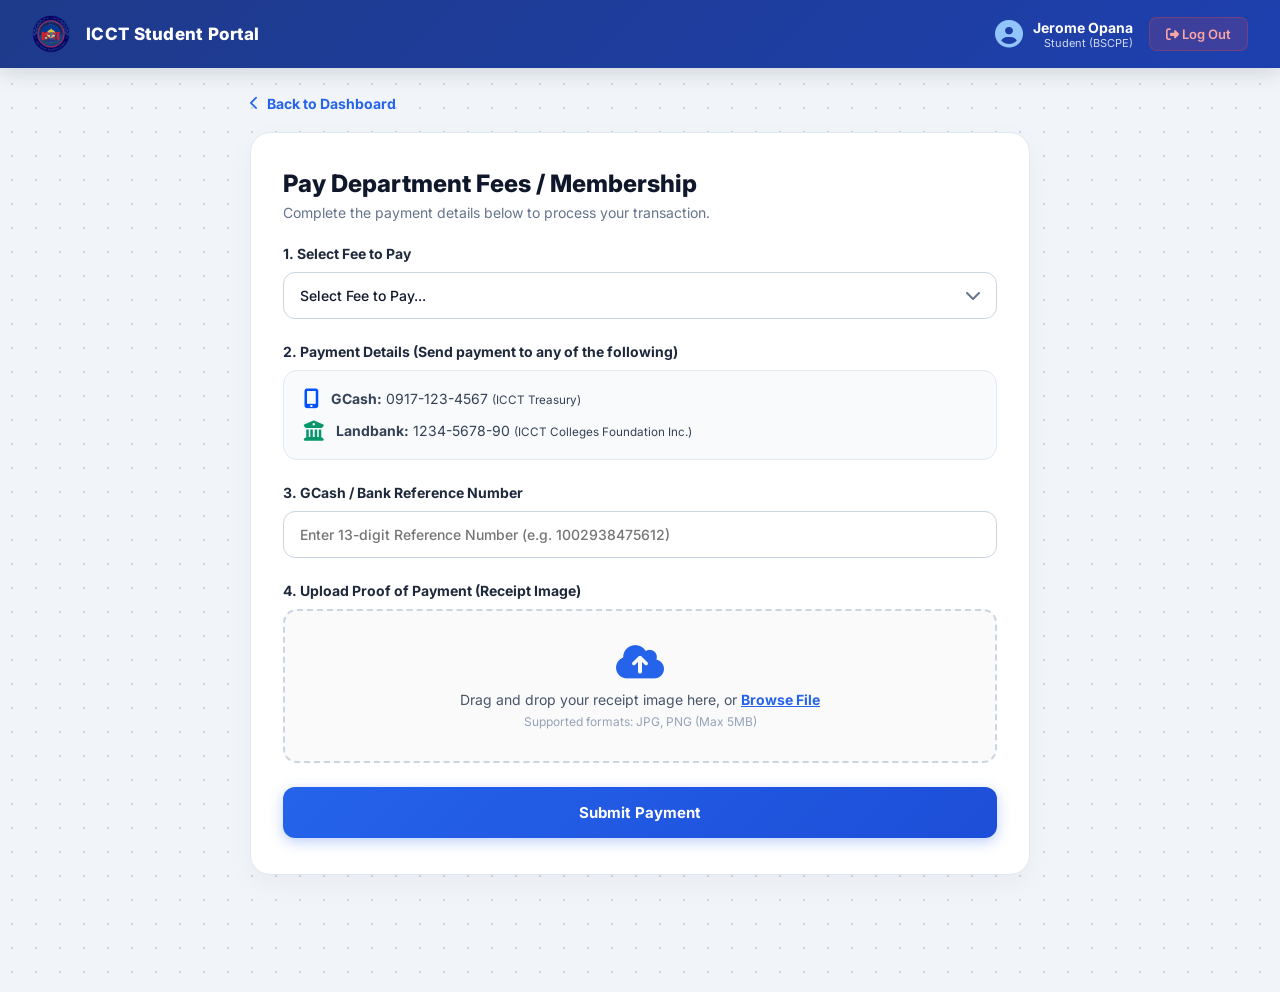
<file: pay-fees.html>
<!DOCTYPE html>
<html lang="en">
<head>
  <meta charset="UTF-8">
  <meta name="viewport" content="width=device-width, initial-scale=1.0">
  <title>ICCT Student Portal - Pay Fees</title>
  <!-- FontAwesome Icons & Google Fonts -->
  <link rel="stylesheet" href="https://cdnjs.cloudflare.com/ajax/libs/font-awesome/6.4.0/css/all.min.css">
  <link href="https://fonts.googleapis.com/css2?family=Inter:wght@400;500;600;700;800&display=swap" rel="stylesheet">
  
  <style>
    * { margin: 0; padding: 0; box-sizing: border-box; font-family: 'Inter', sans-serif; }
    body.dashboard-body { background: #F1F5F9; background-image: radial-gradient(#CBD5E1 1px, transparent 1px); background-size: 24px 24px; min-height: 100vh; }
    .topbar { height: 68px; background: linear-gradient(135deg, #1E3A8A 0%, #1E40AF 100%); color: #FFFFFF; display: flex; justify-content: space-between; align-items: center; padding: 0 32px; position: fixed; top: 0; left: 0; width: 100%; z-index: 100; box-shadow: 0 4px 20px rgba(15, 23, 42, 0.15); }
    .header-left, .header-right { display: flex; align-items: center; gap: 16px; }
    .mini-logo { width: 38px !important; height: 38px !important; object-fit: contain; }
    .portal-title { font-weight: 800; font-size: 17px; letter-spacing: 0.3px; }
    .user-info { display: flex; align-items: center; gap: 10px; }
    .user-text { display: flex; flex-direction: column; text-align: right; }
    .user-name { font-weight: 700; font-size: 14px; }
    .user-role { font-size: 11px; opacity: 0.8; }
    .avatar-icon { font-size: 28px; color: #93C5FD; }
    .btn-logout { background: rgba(239, 68, 68, 0.15); color: #FCA5A5; border: 1px solid rgba(239, 68, 68, 0.3); padding: 8px 16px; border-radius: 8px; text-decoration: none; font-weight: 600; font-size: 13px; transition: all 0.2s; }
    .btn-logout:hover { background: #EF4444; color: white; }
    .student-container { max-width: 820px; margin: 92px auto 40px; padding: 0 20px; }
    .back-dashboard-link { display: inline-flex; align-items: center; gap: 8px; color: #2563EB; font-weight: 700; text-decoration: none; font-size: 14px; margin-bottom: 20px; transition: all 0.2s; }
    .back-dashboard-link:hover { color: #1D4ED8; transform: translateX(-4px); }
    .payment-card { background: white; border-radius: 20px; padding: 36px 32px; border: 1px solid #E2E8F0; box-shadow: 0 10px 30px rgba(0,0,0,0.04); }
    .payment-card-header h2 { font-size: 24px; color: #0F172A; font-weight: 800; }
    .payment-card-header p { color: #64748B; font-size: 14px; margin-top: 6px; margin-bottom: 24px; }
    .validation-alert { background-color: #FEF2F2; border: 1px solid #EF4444; color: #DC2626; padding: 14px 16px; border-radius: 12px; font-size: 13px; font-weight: 600; display: none; align-items: center; gap: 10px; margin-bottom: 24px; }
    .form-step-group { margin-bottom: 24px; }
    .step-label { font-size: 14px; font-weight: 700; color: #1E293B; margin-bottom: 10px; display: flex; align-items: center; gap: 8px; }
    .select-wrapper { position: relative; }
    .select-wrapper select { width: 100%; padding: 14px 16px; border: 1px solid #CBD5E1; border-radius: 12px; font-size: 14px; appearance: none; outline: none; background: white; cursor: pointer; font-weight: 500; color: #0F172A; transition: all 0.2s; }
    .select-icon { position: absolute; right: 16px; top: 50%; transform: translateY(-50%); color: #64748B; pointer-events: none; }
    .payment-info-box { background: #F8FAFC; border: 1px solid #E2E8F0; border-radius: 14px; padding: 18px 20px; display: flex; flex-direction: column; gap: 12px; }
    .info-item { display: flex; align-items: center; gap: 12px; font-size: 14px; color: #334155; }
    .info-icon { font-size: 20px; }
    .gcash-color { color: #0052FF; }
    .bank-color { color: #059669; }
    .form-step-group input[type="text"] { width: 100%; padding: 14px 16px; border: 1px solid #CBD5E1; border-radius: 12px; font-size: 14px; outline: none; font-weight: 500; transition: all 0.2s; }
    .file-upload-box { border: 2px dashed #CBD5E1; border-radius: 14px; padding: 32px 20px; text-align: center; background: #FAFAFA; cursor: pointer; transition: all 0.25s ease; }
    .file-upload-box:hover { border-color: #2563EB; background: #EFF6FF; }
    .upload-icon { font-size: 38px; color: #2563EB; margin-bottom: 10px; }
    .upload-text { font-size: 14px; color: #475569; }
    .browse-btn { color: #2563EB; font-weight: 700; text-decoration: underline; }
    .upload-subtext { display: block; font-size: 12px; color: #94A3B8; margin-top: 6px; }
    .btn-submit-payment { width: 100%; background: linear-gradient(135deg, #2563EB 0%, #1D4ED8 100%); color: white; padding: 16px; border: none; border-radius: 12px; font-size: 15px; font-weight: 700; cursor: pointer; box-shadow: 0 4px 14px rgba(37, 99, 235, 0.3); transition: all 0.2s; }
    .btn-submit-payment:hover { transform: translateY(-2px); box-shadow: 0 8px 20px rgba(37, 99, 235, 0.4); }
  </style>
</head>
<body class="dashboard-body">

  <header class="topbar">
    <div class="header-left">
      <img src="logo.png" alt="Logo" class="mini-logo">
      <span class="portal-title">ICCT Student Portal</span>
    </div>
    <div class="header-right">
      <div class="user-info">
        <i class="fa-solid fa-circle-user avatar-icon"></i>
        <div class="user-text">
          <span class="user-name">Jerome Opana</span>
          <span class="user-role">Student (BSCPE)</span>
        </div>
      </div>
      <a href="index.html" class="btn-logout"><i class="fa-solid fa-right-from-bracket"></i> Log Out</a>
    </div>
  </header>

  <main class="student-container">
    <a href="student.html" class="back-dashboard-link">
      <i class="fa-solid fa-chevron-left"></i> Back to Dashboard
    </a>

    <div class="payment-card">
      <div class="payment-card-header">
        <h2>Pay Department Fees / Membership</h2>
        <p>Complete the payment details below to process your transaction.</p>
      </div>

      <div class="validation-alert" id="paymentValAlert">
        <i class="fa-solid fa-circle-exclamation" style="font-size: 18px;"></i>
        <span id="paymentErrorText">Please fix the highlighted errors before submitting.</span>
      </div>

      <form id="paymentForm" onsubmit="handlePaymentSubmit(event)" novalidate>
        
        <div class="form-step-group">
          <label class="step-label">1. Select Fee to Pay</label>
          <div class="select-wrapper">
            <select id="feeType">
              <option value="" disabled selected>Select Fee to Pay...</option>
              <option value="500" data-name="Department Dues">Department Dues - ₱500.00</option>
              <option value="300" data-name="COE/Membership Fees">COE/Membership Fees - ₱300.00</option>
              <option value="150" data-name="Late Registration Fee">Late Registration Fee - ₱150.00</option>
            </select>
            <i class="fa-solid fa-chevron-down select-icon"></i>
          </div>
        </div>

        <div class="form-step-group">
          <label class="step-label">2. Payment Details (Send payment to any of the following)</label>
          <div class="payment-info-box">
            <div class="info-item">
              <i class="fa-solid fa-mobile-screen-button info-icon gcash-color"></i>
              <div><strong>GCash:</strong> <span>0917-123-4567</span> <small>(ICCT Treasury)</small></div>
            </div>
            <div class="info-item">
              <i class="fa-solid fa-building-columns info-icon bank-color"></i>
              <div><strong>Landbank:</strong> <span>1234-5678-90</span> <small>(ICCT Colleges Foundation Inc.)</small></div>
            </div>
          </div>
        </div>

        <div class="form-step-group">
          <label class="step-label">3. GCash / Bank Reference Number</label>
          <input type="text" id="refNumber" placeholder="Enter 13-digit Reference Number (e.g. 1002938475612)" maxlength="13">
        </div>

        <div class="form-step-group">
          <label class="step-label">4. Upload Proof of Payment (Receipt Image)</label>
          <div class="file-upload-box" id="uploadBox" onclick="document.getElementById('receiptFile').click()">
            <input type="file" id="receiptFile" accept="image/*" style="display:none" onchange="previewReceiptFile(event)">
            
            <div id="uploadPlaceholder">
              <i class="fa-solid fa-cloud-arrow-up upload-icon"></i>
              <p class="upload-text">Drag and drop your receipt image here, or <span class="browse-btn">Browse File</span></p>
              <small class="upload-subtext">Supported formats: JPG, PNG (Max 5MB)</small>
            </div>

            <div id="uploadPreview" style="display:none;">
              <i class="fa-solid fa-circle-check" style="font-size:32px; color:#16A34A;"></i>
              <p class="preview-filename" id="fileNameText" style="font-weight:700; margin-top:4px;">receipt.png</p>
            </div>
          </div>
        </div>

        <button type="submit" class="btn-submit-payment">Submit Payment</button>
      </form>
    </div>
  </main>

  <script>
    let uploadedImageDataUrl = "";

    function previewReceiptFile(event) {
      const file = event.target.files[0];
      if (file) {
        document.getElementById('uploadPlaceholder').style.display = "none";
        document.getElementById('uploadPreview').style.display = "block";
        document.getElementById('fileNameText').textContent = file.name;

        // READ IMAGE FILE AS BASE64 DATA URL FOR TRUE IMAGE SYNC
        const reader = new FileReader();
        reader.onload = function(e) {
          uploadedImageDataUrl = e.target.result;
        };
        reader.readAsDataURL(file);
      }
    }

    function handlePaymentSubmit(event) {
      event.preventDefault();
      const feeSelect = document.getElementById('feeType');
      const refInput = document.getElementById('refNumber');
      const fileInput = document.getElementById('receiptFile');

      const feeAmount = feeSelect.value;
      const selectedOption = feeSelect.options[feeSelect.selectedIndex];
      const feeName = selectedOption ? selectedOption.getAttribute('data-name') : "Department Dues";
      const refNumber = refInput.value.trim();

      if (!feeAmount || refNumber.length !== 13 || isNaN(refNumber) || fileInput.files.length === 0) {
        document.getElementById('paymentValAlert').style.display = "flex";
        return;
      }

      const newTransaction = {
        feeName: feeName,
        amount: feeAmount,
        refNumber: refNumber,
        fileName: fileInput.files[0].name,
        imageDataUrl: uploadedImageDataUrl || "https://images.unsplash.com/photo-1554224155-8d04cb21cd6c?w=600",
        status: "Pending",
        date: new Date().toLocaleDateString()
      };

      let transactions = JSON.parse(localStorage.getItem("userTransactions")) || [];
      transactions.unshift(newTransaction);
      localStorage.setItem("userTransactions", JSON.stringify(transactions));
      localStorage.setItem("latestPayment", JSON.stringify(newTransaction));

      window.location.href = "payment-success.html";
    }
  </script>
</body>
</html>
</file>
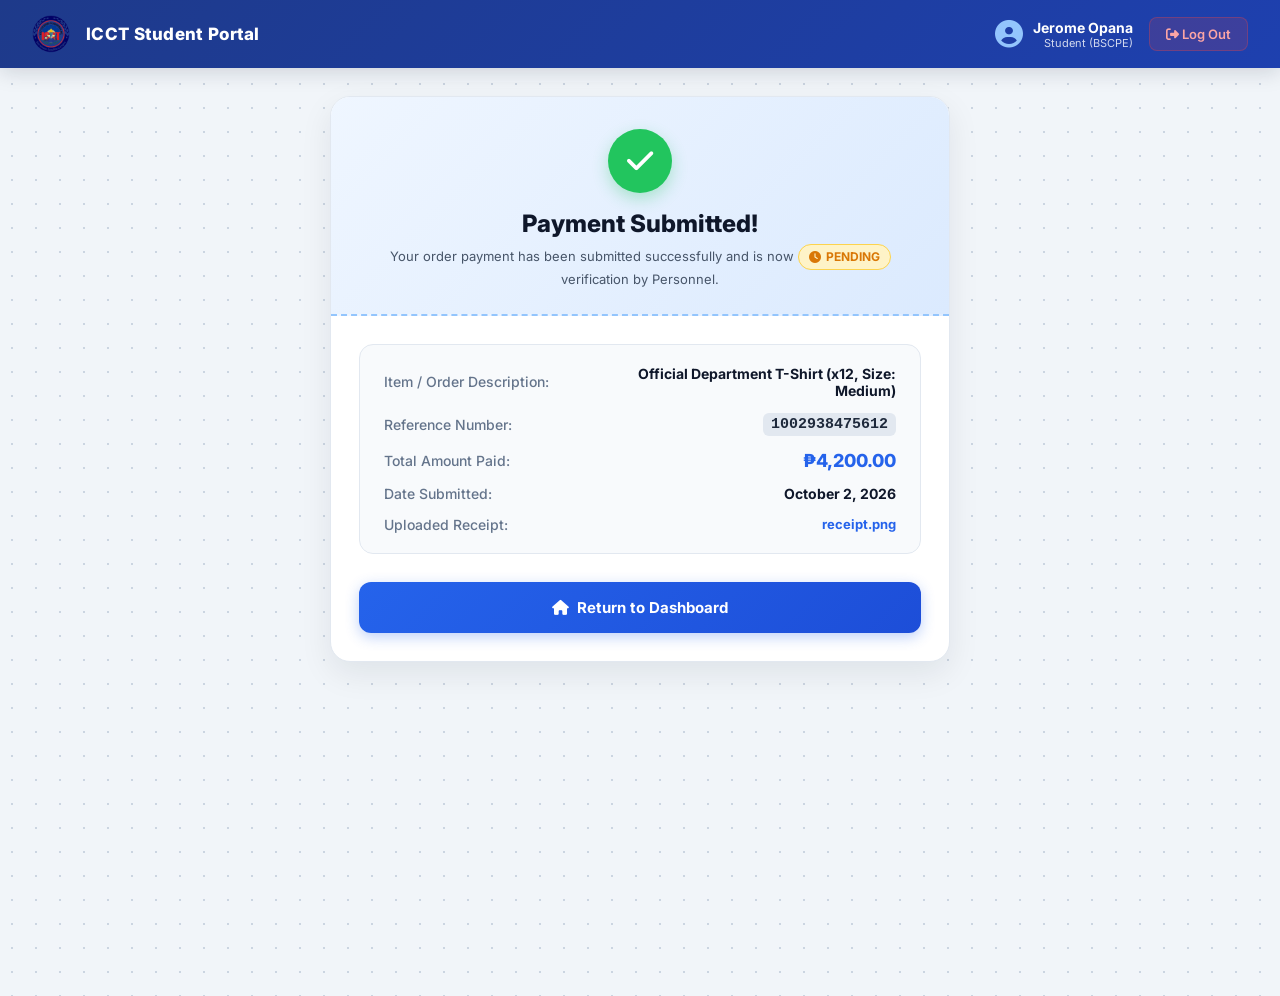
<file: payment-success.html>
<!DOCTYPE html>
<html lang="en">
<head>
  <meta charset="UTF-8">
  <meta name="viewport" content="width=device-width, initial-scale=1.0">
  <title>ICCT Student Portal - Payment Confirmation</title>
  <!-- FontAwesome Icons & Google Fonts -->
  <link rel="stylesheet" href="https://cdnjs.cloudflare.com/ajax/libs/font-awesome/6.4.0/css/all.min.css">
  <link href="https://fonts.googleapis.com/css2?family=Inter:wght@400;500;600;700;800&display=swap" rel="stylesheet">
  
  <style>
    * {
      margin: 0;
      padding: 0;
      box-sizing: border-box;
      font-family: 'Inter', sans-serif;
    }

    body.dashboard-body {
      background: #F1F5F9;
      background-image: radial-gradient(#CBD5E1 1px, transparent 1px);
      background-size: 24px 24px;
      min-height: 100vh;
    }

    /* TOP HEADER BAR */
    .topbar {
      height: 68px;
      background: linear-gradient(135deg, #1E3A8A 0%, #1E40AF 100%);
      color: #FFFFFF;
      display: flex;
      justify-content: space-between;
      align-items: center;
      padding: 0 32px;
      position: fixed;
      top: 0;
      left: 0;
      width: 100%;
      z-index: 100;
      box-shadow: 0 4px 20px rgba(15, 23, 42, 0.15);
    }

    .header-left, .header-right { display: flex; align-items: center; gap: 16px; }

    .mini-logo {
      width: 38px !important;
      height: 38px !important;
      object-fit: contain;
    }

    .portal-title { font-weight: 800; font-size: 17px; letter-spacing: 0.3px; }

    .user-info { display: flex; align-items: center; gap: 10px; }
    .user-text { display: flex; flex-direction: column; text-align: right; }
    .user-name { font-weight: 700; font-size: 14px; }
    .user-role { font-size: 11px; opacity: 0.8; }
    .avatar-icon { font-size: 28px; color: #93C5FD; }

    .btn-logout {
      background: rgba(239, 68, 68, 0.15);
      color: #FCA5A5;
      border: 1px solid rgba(239, 68, 68, 0.3);
      padding: 8px 16px;
      border-radius: 8px;
      text-decoration: none;
      font-weight: 600;
      font-size: 13px;
      transition: all 0.2s;
    }

    .btn-logout:hover {
      background: #EF4444;
      color: white;
    }

    .student-container { max-width: 660px; margin: 96px auto 40px; padding: 0 20px; }

    /* ENHANCED RECEIPT CONFIRMATION CARD */
    .receipt-card {
      background: white;
      border-radius: 20px;
      border: 1px solid #E2E8F0;
      box-shadow: 0 12px 32px rgba(15, 23, 42, 0.08);
      overflow: hidden;
      position: relative;
    }

    .receipt-card-header {
      background: linear-gradient(135deg, #EFF6FF 0%, #DBEAFE 100%);
      padding: 32px 28px 24px;
      text-align: center;
      border-bottom: 2px dashed #93C5FD;
    }

    .success-circle-icon {
      width: 64px;
      height: 64px;
      background: #22C55E;
      color: white;
      border-radius: 50%;
      display: flex;
      align-items: center;
      justify-content: center;
      font-size: 30px;
      margin: 0 auto 16px;
      box-shadow: 0 6px 16px rgba(34, 197, 94, 0.3);
    }

    .receipt-card-header h2 {
      font-size: 24px;
      color: #0F172A;
      font-weight: 800;
    }

    .receipt-subtitle {
      font-size: 13px;
      color: #475569;
      margin-top: 6px;
      line-height: 1.5;
    }

    .badge-pending {
      background: #FEF3C7;
      color: #D97706;
      border: 1px solid #FCD34D;
      padding: 3px 10px;
      border-radius: 20px;
      font-weight: 700;
      font-size: 12px;
      display: inline-flex;
      align-items: center;
      gap: 5px;
    }

    /* RECEIPT DETAILS BODY */
    .receipt-body {
      padding: 28px;
    }

    .receipt-details-table {
      background: #F8FAFC;
      border: 1px solid #E2E8F0;
      border-radius: 14px;
      padding: 20px 24px;
      display: flex;
      flex-direction: column;
      gap: 14px;
      margin-bottom: 28px;
    }

    .detail-row {
      display: flex;
      justify-content: space-between;
      align-items: center;
      font-size: 14px;
    }

    .detail-label {
      color: #64748B;
      font-weight: 500;
    }

    .detail-value {
      color: #0F172A;
      font-weight: 700;
      text-align: right;
    }

    .detail-value.ref-font {
      font-family: monospace;
      font-size: 15px;
      background: #E2E8F0;
      padding: 3px 8px;
      border-radius: 6px;
      color: #1E293B;
    }

    .detail-value.file-link {
      color: #2563EB;
      font-size: 13px;
      word-break: break-all;
      max-width: 260px;
    }

    .btn-return-dashboard {
      width: 100%;
      background: linear-gradient(135deg, #2563EB 0%, #1D4ED8 100%);
      color: white;
      padding: 16px;
      border: none;
      border-radius: 12px;
      font-size: 15px;
      font-weight: 700;
      cursor: pointer;
      display: flex;
      align-items: center;
      justify-content: center;
      gap: 8px;
      box-shadow: 0 4px 14px rgba(37, 99, 235, 0.3);
      transition: all 0.2s;
    }

    .btn-return-dashboard:hover {
      transform: translateY(-2px);
      box-shadow: 0 8px 20px rgba(37, 99, 235, 0.4);
    }
  </style>
</head>
<body class="dashboard-body">

  <!-- TOP HEADER BAR -->
  <header class="topbar">
    <div class="header-left">
      <img src="logo.png" alt="Logo" class="mini-logo">
      <span class="portal-title">ICCT Student Portal</span>
    </div>
    <div class="header-right">
      <div class="user-info">
        <i class="fa-solid fa-circle-user avatar-icon"></i>
        <div class="user-text">
          <span class="user-name">Jerome Opana</span>
          <span class="user-role">Student (BSCPE)</span>
        </div>
      </div>
      <a href="index.html" class="btn-logout"><i class="fa-solid fa-right-from-bracket"></i> Log Out</a>
    </div>
  </header>

  <!-- MAIN CONFIRMATION CONTAINER -->
  <main class="student-container">
    <div class="receipt-card">
      
      <!-- HEADER BANNER -->
      <div class="receipt-card-header">
        <div class="success-circle-icon">
          <i class="fa-solid fa-check"></i>
        </div>
        <h2>Payment Submitted!</h2>
        <p class="receipt-subtitle">
          Your order payment has been submitted successfully and is now <span class="badge-pending"><i class="fa-solid fa-clock"></i> PENDING</span> verification by Personnel.
        </p>
      </div>

      <!-- RECEIPT BODY SUMMARY -->
      <div class="receipt-body">
        <div class="receipt-details-table">
          <div class="detail-row">
            <span class="detail-label">Item / Order Description:</span>
            <span class="detail-value" id="confFeeName" style="color: #0F172A; max-width: 320px;">Official Department T-Shirt (x12, Size: Medium)</span>
          </div>

          <div class="detail-row">
            <span class="detail-label">Reference Number:</span>
            <span class="detail-value ref-font" id="confRefNum">1002938475612</span>
          </div>

          <div class="detail-row">
            <span class="detail-label">Total Amount Paid:</span>
            <span class="detail-value" id="confAmount" style="color: #2563EB; font-size: 18px; font-weight: 800;">₱4,200.00</span>
          </div>

          <div class="detail-row">
            <span class="detail-label">Date Submitted:</span>
            <span class="detail-value" id="confDate">October 2, 2026</span>
          </div>

          <div class="detail-row">
            <span class="detail-label">Uploaded Receipt:</span>
            <span class="detail-value file-link" id="confFileName">receipt.png</span>
          </div>
        </div>

        <button type="button" class="btn-return-dashboard" onclick="window.location.href='student.html'">
          <i class="fa-solid fa-house"></i> Return to Dashboard
        </button>
      </div>

    </div>
  </main>

  <script>
    document.addEventListener("DOMContentLoaded", () => {
      const lastPayment = JSON.parse(localStorage.getItem("latestPayment"));
      if (lastPayment) {
        document.getElementById("confFeeName").textContent = lastPayment.feeName || "Department Dues";
        document.getElementById("confRefNum").textContent = lastPayment.refNumber || "N/A";
        
        // Format amount with commas
        const formattedAmount = Number(lastPayment.amount).toLocaleString('en-US', { minimumFractionDigits: 2, maximumFractionDigits: 2 });
        document.getElementById("confAmount").textContent = "₱" + formattedAmount;
        
        document.getElementById("confFileName").textContent = lastPayment.fileName || "receipt.png";
        
        const today = new Date().toLocaleDateString('en-US', { year: 'numeric', month: 'long', day: 'numeric' });
        document.getElementById("confDate").textContent = today;
      }
    });
  </script>

</body>
</html>
</file>
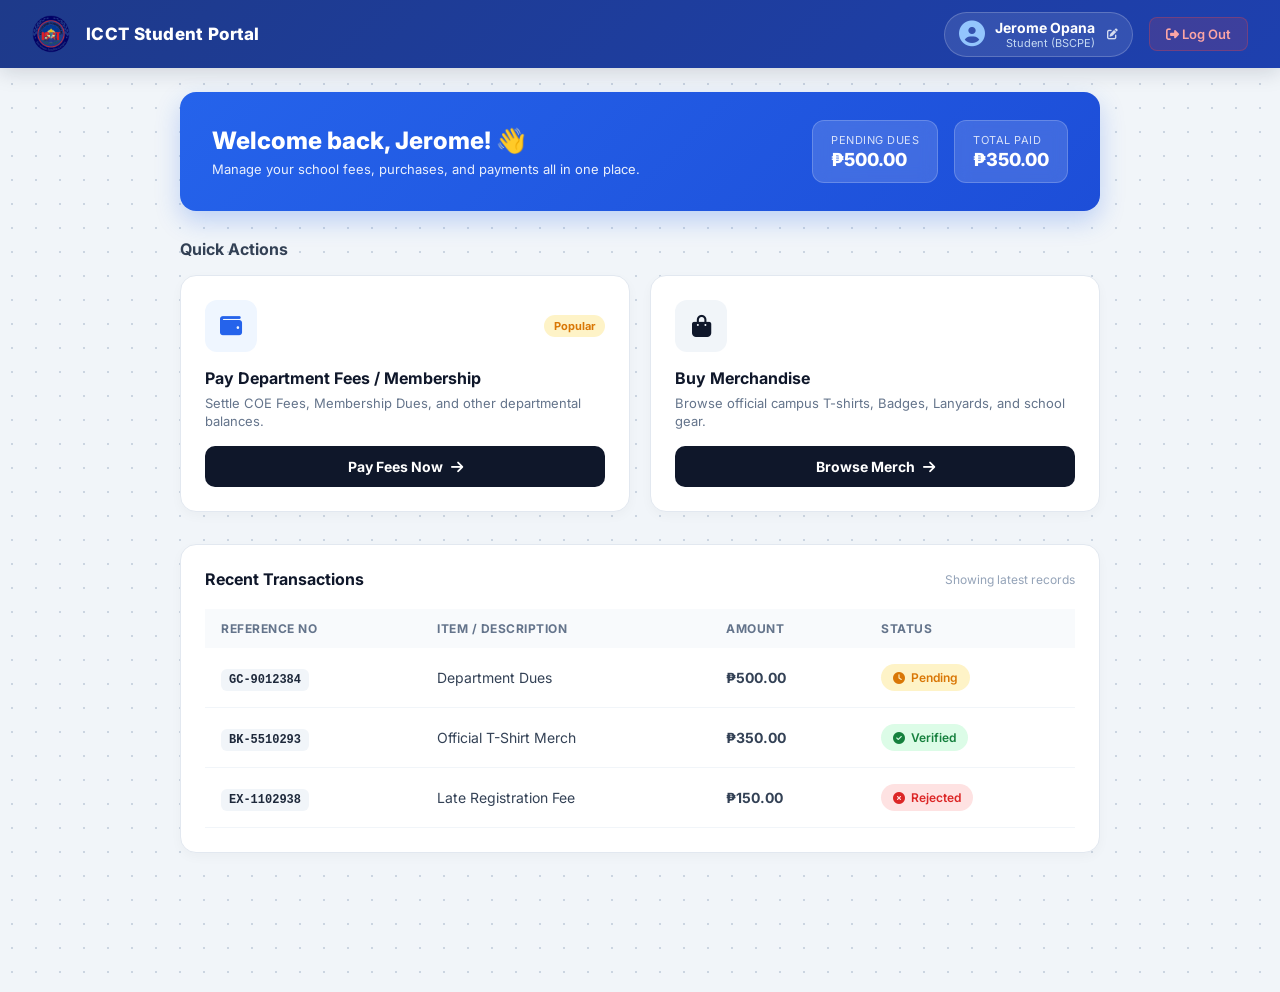
<file: student.html>
<!DOCTYPE html>
<html lang="en">
<head>
  <meta charset="UTF-8">
  <meta name="viewport" content="width=device-width, initial-scale=1.0">
  <title>ICCT Student Portal</title>
  <!-- FontAwesome Icons & Google Fonts -->
  <link rel="stylesheet" href="https://cdnjs.cloudflare.com/ajax/libs/font-awesome/6.4.0/css/all.min.css">
  <link href="https://fonts.googleapis.com/css2?family=Inter:wght@400;500;600;700;800&display=swap" rel="stylesheet">
  
  <style>
    * {
      margin: 0;
      padding: 0;
      box-sizing: border-box;
      font-family: 'Inter', sans-serif;
    }

    body.dashboard-body {
      background: #F1F5F9;
      background-image: radial-gradient(#CBD5E1 1px, transparent 1px);
      background-size: 24px 24px;
      min-height: 100vh;
    }

    /* TOP HEADER BAR */
    .topbar {
      height: 68px;
      background: linear-gradient(135deg, #1E3A8A 0%, #1E40AF 100%);
      color: #FFFFFF;
      display: flex;
      justify-content: space-between;
      align-items: center;
      padding: 0 32px;
      position: fixed;
      top: 0;
      left: 0;
      width: 100%;
      z-index: 100;
      box-shadow: 0 4px 20px rgba(15, 23, 42, 0.15);
    }

    .header-left, .header-right { display: flex; align-items: center; gap: 16px; }

    .mini-logo {
      width: 38px !important;
      height: 38px !important;
      object-fit: contain;
    }

    .portal-title { font-weight: 800; font-size: 17px; letter-spacing: 0.3px; }

    /* CLICKABLE USER PROFILE TRIGGER */
    .user-info-btn {
      display: flex;
      align-items: center;
      gap: 10px;
      background: rgba(255, 255, 255, 0.1);
      padding: 6px 14px;
      border-radius: 30px;
      border: 1px solid rgba(255, 255, 255, 0.2);
      cursor: pointer;
      transition: all 0.2s ease;
    }

    .user-info-btn:hover {
      background: rgba(255, 255, 255, 0.22);
      transform: translateY(-1px);
    }

    .user-text { display: flex; flex-direction: column; text-align: right; }
    .user-name { font-weight: 700; font-size: 14px; color: #FFFFFF; }
    .user-role { font-size: 11px; opacity: 0.85; color: #E0F2FE; }
    .avatar-icon { font-size: 26px; color: #93C5FD; }

    .btn-logout {
      background: rgba(239, 68, 68, 0.15);
      color: #FCA5A5;
      border: 1px solid rgba(239, 68, 68, 0.3);
      padding: 8px 16px;
      border-radius: 8px;
      text-decoration: none;
      font-weight: 600;
      font-size: 13px;
      transition: all 0.2s;
    }

    .btn-logout:hover {
      background: #EF4444;
      color: white;
    }

    .student-container { max-width: 960px; margin: 92px auto 40px; padding: 0 20px; }

    /* WELCOME HERO BANNER */
    .welcome-banner {
      background: linear-gradient(135deg, #2563EB 0%, #1D4ED8 100%);
      color: white;
      border-radius: 16px;
      padding: 28px 32px;
      display: flex;
      justify-content: space-between;
      align-items: center;
      box-shadow: 0 10px 25px rgba(37, 99, 235, 0.25);
      margin-bottom: 28px;
    }

    .banner-text h2 { font-size: 24px; font-weight: 800; }
    .banner-text p { font-size: 13px; opacity: 0.9; margin-top: 6px; }

    .quick-stats { display: flex; gap: 16px; }
    .stat-box {
      background: rgba(255, 255, 255, 0.15);
      backdrop-filter: blur(8px);
      padding: 12px 18px;
      border-radius: 12px;
      border: 1px solid rgba(255, 255, 255, 0.2);
      display: flex;
      flex-direction: column;
    }

    .stat-label { font-size: 11px; text-transform: uppercase; letter-spacing: 0.5px; opacity: 0.8; }
    .stat-value { font-size: 18px; font-weight: 800; margin-top: 2px; }

    .section-header { margin-bottom: 16px; }
    .section-header h3 { font-size: 16px; color: #334155; font-weight: 700; }

    /* ACTION CARDS GRID */
    .action-cards-grid { display: grid; grid-template-columns: 1fr 1fr; gap: 20px; margin-bottom: 32px; }

    .action-card {
      background: white;
      border-radius: 16px;
      padding: 24px;
      border: 1px solid #E2E8F0;
      display: flex;
      flex-direction: column;
      justify-content: space-between;
      gap: 16px;
      box-shadow: 0 4px 12px rgba(0,0,0,0.03);
      transition: all 0.25s ease;
    }

    .action-card:hover {
      border: 2px solid #2563EB !important;
      transform: translateY(-4px);
      box-shadow: 0 12px 24px rgba(37, 99, 235, 0.15);
    }

    .card-top { display: flex; justify-content: space-between; align-items: center; }

    .card-icon-box {
      width: 52px;
      height: 52px;
      border-radius: 12px;
      display: flex;
      align-items: center;
      justify-content: center;
      font-size: 22px;
    }

    .card-icon-box.blue-bg { background: #EFF6FF; color: #2563EB; }
    .card-icon-box.dark-bg { background: #F1F5F9; color: #0F172A; }

    .card-badge {
      background: #FEF3C7;
      color: #D97706;
      font-size: 11px;
      font-weight: 700;
      padding: 4px 10px;
      border-radius: 20px;
    }

    .card-text h3 { font-size: 16px; color: #0F172A; font-weight: 700; }
    .card-text p { font-size: 13px; color: #64748B; margin-top: 6px; line-height: 1.4; }

    .btn-card-action {
      padding: 12px;
      border-radius: 10px;
      border: none;
      font-weight: 700;
      cursor: pointer;
      width: 100%;
      font-size: 14px;
      background: #0F172A;
      color: white;
      display: flex;
      align-items: center;
      justify-content: center;
      gap: 8px;
      transition: all 0.25s ease;
    }

    .action-card:hover .btn-card-action {
      background: #2563EB !important;
      color: white !important;
    }

    /* TRANSACTION TABLE */
    .history-section {
      background: white;
      border-radius: 16px;
      padding: 24px;
      border: 1px solid #E2E8F0;
      box-shadow: 0 4px 12px rgba(0,0,0,0.03);
    }

    .table-header-flex { display: flex; justify-content: space-between; align-items: center; margin-bottom: 20px; }
    .table-header-flex h3 { font-size: 16px; color: #0F172A; font-weight: 700; }
    .table-subtitle { font-size: 12px; color: #94A3B8; }

    .history-table { width: 100%; border-collapse: collapse; }
    .history-table th { background: #F8FAFC; text-align: left; padding: 12px 16px; font-size: 12px; color: #64748B; text-transform: uppercase; font-weight: 700; letter-spacing: 0.5px; }
    .history-table td { padding: 16px; border-bottom: 1px solid #F1F5F9; font-size: 14px; color: #334155; }
    .history-table tr:hover { background: #F8FAFC; }

    .ref-code { font-family: monospace; font-weight: 700; color: #1E293B; background: #F1F5F9; padding: 4px 8px; border-radius: 6px; font-size: 12px; }
    .amount-text { font-weight: 700; color: #0F172A; }

    .badge { padding: 6px 12px; border-radius: 20px; font-size: 12px; font-weight: 600; display: inline-flex; align-items: center; gap: 6px; }
    .badge.pending { background: #FEF3C7; color: #D97706; }
    .badge.verified { background: #DCFCE7; color: #15803D; }
    .badge.rejected { background: #FEE2E2; color: #DC2626; }

    /* EDIT PROFILE MODAL STYLES */
    .modal-backdrop {
      position: fixed;
      top: 0; left: 0;
      width: 100%; height: 100%;
      background: rgba(15, 23, 42, 0.65);
      backdrop-filter: blur(5px);
      display: none;
      align-items: center;
      justify-content: center;
      z-index: 1000;
      padding: 20px;
    }

    .modal-backdrop.active { display: flex; }

    .profile-modal-box {
      background: white;
      width: 100%;
      max-width: 580px;
      border-radius: 20px;
      box-shadow: 0 20px 40px rgba(15, 23, 42, 0.2);
      overflow: hidden;
      animation: modalSlide 0.25s ease-out;
    }

    @keyframes modalSlide {
      from { transform: translateY(20px); opacity: 0; }
      to { transform: translateY(0); opacity: 1; }
    }

    .profile-modal-header {
      background: linear-gradient(135deg, #1E3A8A 0%, #2563EB 100%);
      color: white;
      padding: 24px 28px;
      display: flex;
      justify-content: space-between;
      align-items: center;
    }

    .profile-modal-header h3 {
      font-size: 20px;
      font-weight: 800;
      display: flex;
      align-items: center;
      gap: 10px;
    }

    .btn-profile-close {
      background: rgba(255, 255, 255, 0.15);
      color: white;
      border: none;
      width: 34px; height: 34px;
      border-radius: 50%;
      cursor: pointer;
      font-size: 16px;
      transition: all 0.2s;
    }

    .btn-profile-close:hover { background: #EF4444; }

    .profile-modal-body {
      padding: 28px;
    }

    .profile-avatar-row {
      display: flex;
      align-items: center;
      gap: 18px;
      margin-bottom: 24px;
      background: #F8FAFC;
      padding: 16px;
      border-radius: 14px;
      border: 1px solid #E2E8F0;
    }

    .profile-big-avatar {
      width: 64px; height: 64px;
      background: #DBEAFE;
      color: #2563EB;
      border-radius: 50%;
      display: flex;
      align-items: center;
      justify-content: center;
      font-size: 32px;
      box-shadow: 0 4px 12px rgba(37, 99, 235, 0.15);
    }

    .avatar-info-text h4 { font-size: 16px; color: #0F172A; font-weight: 800; }
    .avatar-info-text p { font-size: 12px; color: #64748B; margin-top: 2px; }

    .profile-form-grid {
      display: grid;
      grid-template-columns: 1fr 1fr;
      gap: 16px;
    }

    .profile-form-group {
      display: flex;
      flex-direction: column;
      gap: 6px;
    }

    .profile-form-group.full-width {
      grid-column: span 2;
    }

    .profile-form-group label {
      font-size: 12px;
      font-weight: 700;
      color: #475569;
      text-transform: uppercase;
      letter-spacing: 0.5px;
    }

    .profile-form-group input, .profile-form-group select {
      padding: 12px 14px;
      border: 1px solid #CBD5E1;
      border-radius: 10px;
      font-size: 14px;
      font-weight: 600;
      color: #0F172A;
      outline: none;
      transition: all 0.2s;
    }

    .profile-form-group input:focus, .profile-form-group select:focus {
      border-color: #2563EB;
      box-shadow: 0 0 0 3px rgba(37, 99, 235, 0.1);
    }

    .profile-modal-footer {
      display: flex;
      justify-content: flex-end;
      gap: 12px;
      margin-top: 24px;
      padding-top: 18px;
      border-top: 1px solid #E2E8F0;
    }

    .btn-save-profile {
      background: linear-gradient(135deg, #2563EB 0%, #1D4ED8 100%);
      color: white;
      padding: 12px 24px;
      border: none;
      border-radius: 10px;
      font-size: 14px;
      font-weight: 700;
      cursor: pointer;
      box-shadow: 0 4px 12px rgba(37, 99, 235, 0.3);
      display: flex;
      align-items: center;
      gap: 8px;
      transition: all 0.2s;
    }

    .btn-save-profile:hover { transform: translateY(-1px); box-shadow: 0 6px 16px rgba(37, 99, 235, 0.4); }

    .btn-cancel-profile {
      background: #F1F5F9;
      color: #64748B;
      border: 1px solid #CBD5E1;
      padding: 12px 20px;
      border-radius: 10px;
      font-size: 14px;
      font-weight: 700;
      cursor: pointer;
      transition: all 0.2s;
    }

    .btn-cancel-profile:hover { background: #E2E8F0; color: #0F172A; }

    .profile-toast {
      background: #DCFCE7;
      color: #15803D;
      border: 1px solid #86EFAC;
      padding: 10px 14px;
      border-radius: 8px;
      font-size: 12px;
      font-weight: 700;
      display: none;
      align-items: center;
      gap: 8px;
      margin-bottom: 16px;
    }
  </style>
</head>
<body class="dashboard-body">

  <!-- TOP HEADER BAR -->
  <header class="topbar">
    <div class="header-left">
      <img src="logo.png" alt="Logo" class="mini-logo">
      <span class="portal-title">ICCT Student Portal</span>
    </div>
    <div class="header-right">
      
      <!-- CLICKABLE PROFILE BUTTON -->
      <div class="user-info-btn" onclick="openProfileModal()" title="Click to edit profile">
        <i class="fa-solid fa-circle-user avatar-icon"></i>
        <div class="user-text">
          <span class="user-name" id="headerUserName">Jerome Opana</span>
          <span class="user-role" id="headerUserCourse">Student (BSCPE)</span>
        </div>
        <i class="fa-solid fa-pen-to-square" style="font-size: 11px; opacity: 0.8; margin-left:2px;"></i>
      </div>

      <a href="index.html" class="btn-logout"><i class="fa-solid fa-right-from-bracket"></i> Log Out</a>
    </div>
  </header>

  <!-- MAIN DASHBOARD CONTENT -->
  <main class="student-container">
    
    <!-- WELCOME HERO BANNER -->
    <div class="welcome-banner">
      <div class="banner-text">
        <h2>Welcome back, <span id="bannerGreetingName">Jerome</span>! 👋</h2>
        <p>Manage your school fees, purchases, and payments all in one place.</p>
      </div>
      <div class="quick-stats">
        <div class="stat-box">
          <span class="stat-label">Pending Dues</span>
          <span class="stat-value">₱500.00</span>
        </div>
        <div class="stat-box">
          <span class="stat-label">Total Paid</span>
          <span class="stat-value">₱350.00</span>
        </div>
      </div>
    </div>

    <!-- ACTION CARDS SECTION -->
    <div class="section-header">
      <h3>Quick Actions</h3>
    </div>

    <div class="action-cards-grid">
      
      <!-- CARD 1: PAY FEES -->
      <div class="action-card">
        <div class="card-top">
          <div class="card-icon-box blue-bg">
            <i class="fa-solid fa-wallet"></i>
          </div>
          <span class="card-badge">Popular</span>
        </div>
        <div class="card-text">
          <h3>Pay Department Fees / Membership</h3>
          <p>Settle COE Fees, Membership Dues, and other departmental balances.</p>
        </div>
        <button class="btn-card-action" onclick="window.location.href='pay-fees.html'">Pay Fees Now <i class="fa-solid fa-arrow-right"></i></button>
      </div>

      <!-- CARD 2: BUY MERCHANDISE -->
      <div class="action-card">
        <div class="card-top">
          <div class="card-icon-box dark-bg">
            <i class="fa-solid fa-bag-shopping"></i>
          </div>
        </div>
        <div class="card-text">
          <h3>Buy Merchandise</h3>
          <p>Browse official campus T-shirts, Badges, Lanyards, and school gear.</p>
        </div>
        <button class="btn-card-action" onclick="window.location.href='merch.html'">Browse Merch <i class="fa-solid fa-arrow-right"></i></button>
      </div>

    </div>

    <!-- TRANSACTION HISTORY TABLE -->
    <div class="history-section">
      <div class="table-header-flex">
        <h3>Recent Transactions</h3>
        <span class="table-subtitle">Showing latest records</span>
      </div>
      
      <div class="table-responsive">
        <table class="history-table">
          <thead>
            <tr>
              <th>Reference No</th>
              <th>Item / Description</th>
              <th>Amount</th>
              <th>Status</th>
            </tr>
          </thead>
          <tbody id="transactionTableBody">
            <!-- DEFAULT BASE RECORDS -->
            <tr>
              <td><span class="ref-code">GC-9012384</span></td>
              <td>Department Dues</td>
              <td class="amount-text">₱500.00</td>
              <td><span class="badge pending"><i class="fa-solid fa-clock"></i> Pending</span></td>
            </tr>
            <tr>
              <td><span class="ref-code">BK-5510293</span></td>
              <td>Official T-Shirt Merch</td>
              <td class="amount-text">₱350.00</td>
              <td><span class="badge verified"><i class="fa-solid fa-circle-check"></i> Verified</span></td>
            </tr>
            <tr>
              <td><span class="ref-code">EX-1102938</span></td>
              <td>Late Registration Fee</td>
              <td class="amount-text">₱150.00</td>
              <td><span class="badge rejected"><i class="fa-solid fa-circle-xmark"></i> Rejected</span></td>
            </tr>
          </tbody>
        </table>
      </div>
    </div>
  </main>

  <!-- EDIT STUDENT PROFILE MODAL -->
  <div class="modal-backdrop" id="profileModal">
    <div class="profile-modal-box">
      
      <div class="profile-modal-header">
        <h3><i class="fa-solid fa-id-card"></i> Student Profile</h3>
        <button type="button" class="btn-profile-close" onclick="closeProfileModal()"><i class="fa-solid fa-xmark"></i></button>
      </div>

      <div class="profile-modal-body">
        
        <div class="profile-toast" id="profileToast">
          <i class="fa-solid fa-circle-check"></i> Profile information updated successfully!
        </div>

        <div class="profile-avatar-row">
          <div class="profile-big-avatar">
            <i class="fa-solid fa-user-graduate"></i>
          </div>
          <div class="avatar-info-text">
            <h4 id="profileModalDisplayName">Jerome Opana</h4>
            <p id="profileModalDisplayCourse">BSCPE • Student ID: 2024-88192</p>
          </div>
        </div>

        <form onsubmit="saveStudentProfile(event)">
          <div class="profile-form-grid">
            
            <div class="profile-form-group">
              <label>Full Name</label>
              <input type="text" id="profFullName" value="Jerome Opana" required>
            </div>

            <div class="profile-form-group">
              <label>Student ID Number</label>
              <input type="text" id="profStudentId" value="2024-88192" required>
            </div>

            <div class="profile-form-group">
              <label>Course / Program</label>
              <select id="profCourse">
                <option value="BSCPE">BSCPE (Computer Engineering)</option>
                <option value="BSIT">BSIT (Information Technology)</option>
                <option value="BSCS">BSCS (Computer Science)</option>
                <option value="BSBA">BSBA (Business Administration)</option>
              </select>
            </div>

            <div class="profile-form-group">
              <label>Year Level</label>
              <select id="profYearLevel">
                <option value="1st Year">1st Year</option>
                <option value="2nd Year">2nd Year</option>
                <option value="3rd Year">3rd Year</option>
                <option value="4th Year" selected>4th Year</option>
              </select>
            </div>

            <div class="profile-form-group full-width">
              <label>Email Address</label>
              <input type="email" id="profEmail" value="jadecomia14@gmail.com" required>
            </div>

            <div class="profile-form-group">
              <label>Contact Number</label>
              <input type="text" id="profPhone" value="0917-889-1204">
            </div>

            <div class="profile-form-group">
              <label>Campus Satellite</label>
              <input type="text" id="profCampus" value="San Mateo Satellite Campus" readonly style="background:#F1F5F9; color:#64748B;">
            </div>

          </div>

          <div class="profile-modal-footer">
            <button type="button" class="btn-cancel-profile" onclick="closeProfileModal()">Cancel</button>
            <button type="submit" class="btn-save-profile"><i class="fa-solid fa-floppy-disk"></i> Save Profile</button>
          </div>
        </form>

      </div>

    </div>
  </div>

  <script src="script.js"></script>
  <script>
    // PROFILE MODAL LOGIC & LOCALSTORAGE PERSISTENCE
    function openProfileModal() {
      document.getElementById('profileModal').classList.add('active');
    }

    function closeProfileModal() {
      document.getElementById('profileModal').classList.remove('active');
      document.getElementById('profileToast').style.display = 'none';
    }

    function loadSavedProfile() {
      const savedProfile = JSON.parse(localStorage.getItem('studentProfile'));
      if (savedProfile) {
        document.getElementById('profFullName').value = savedProfile.fullName;
        document.getElementById('profStudentId').value = savedProfile.studentId;
        document.getElementById('profCourse').value = savedProfile.course;
        document.getElementById('profYearLevel').value = savedProfile.yearLevel;
        document.getElementById('profEmail').value = savedProfile.email;
        document.getElementById('profPhone').value = savedProfile.phone;

        // Update UI displays
        updateDashboardProfileUI(savedProfile);
      }
    }

    function updateDashboardProfileUI(profile) {
      document.getElementById('headerUserName').textContent = profile.fullName;
      document.getElementById('headerUserCourse').textContent = `Student (${profile.course})`;
      
      const firstName = profile.fullName.split(' ')[0] || "Jerome";
      document.getElementById('bannerGreetingName').textContent = firstName;

      document.getElementById('profileModalDisplayName').textContent = profile.fullName;
      document.getElementById('profileModalDisplayCourse').textContent = `${profile.course} (${profile.yearLevel}) • ID: ${profile.studentId}`;
    }

    function saveStudentProfile(e) {
      e.preventDefault();

      const profileData = {
        fullName: document.getElementById('profFullName').value.trim(),
        studentId: document.getElementById('profStudentId').value.trim(),
        course: document.getElementById('profCourse').value,
        yearLevel: document.getElementById('profYearLevel').value,
        email: document.getElementById('profEmail').value.trim(),
        phone: document.getElementById('profPhone').value.trim()
      };

      localStorage.setItem('studentProfile', JSON.stringify(profileData));
      updateDashboardProfileUI(profileData);

      const toast = document.getElementById('profileToast');
      toast.style.display = 'flex';

      setTimeout(() => {
        closeProfileModal();
      }, 1000);
    }

    // LOAD ALL DYNAMIC TRANSACTIONS FROM LOCALSTORAGE
    document.addEventListener("DOMContentLoaded", () => {
      loadSavedProfile();

      const tableBody = document.getElementById("transactionTableBody");
      const userTransactions = JSON.parse(localStorage.getItem("userTransactions")) || [];

      if (userTransactions.length > 0 && tableBody) {
        let dynamicRowsHTML = "";

        userTransactions.forEach((tx, index) => {
          const formattedAmount = Number(tx.amount).toLocaleString('en-US', { 
            minimumFractionDigits: 2, 
            maximumFractionDigits: 2 
          });

          let statusBadge = `<span class="badge pending"><i class="fa-solid fa-clock"></i> Pending</span>`;
          if (tx.status === "Verified") {
            statusBadge = `<span class="badge verified"><i class="fa-solid fa-circle-check"></i> Verified</span>`;
          } else if (tx.status === "Rejected") {
            statusBadge = `<span class="badge rejected"><i class="fa-solid fa-circle-xmark"></i> Rejected</span>`;
          }

          const bgStyle = index === 0 ? "background: #EFF6FF;" : "";

          dynamicRowsHTML += `
            <tr style="${bgStyle}">
              <td><span class="ref-code">${tx.refNumber}</span></td>
              <td><strong>${tx.feeName}</strong></td>
              <td class="amount-text">₱${formattedAmount}</td>
              <td>${statusBadge}</td>
            </tr>
          `;
        });

        tableBody.insertAdjacentHTML("afterbegin", dynamicRowsHTML);
      }
    });
  </script>
</body>
</html>
</file>
<file: style.css>
* {
  margin: 0;
  padding: 0;
  box-sizing: border-box;
  font-family: 'Inter', sans-serif;
}

/* LOGIN PAGE STYLES */
.login-body {
  background: url('bg.png') no-repeat center center fixed;
  background-size: cover;
  min-height: 100vh;
  display: flex;
  align-items: center;
  justify-content: center;
  padding: 20px;
}

.login-card {
  background: rgba(255, 255, 255, 0.98);
  width: 100%;
  max-width: 420px;
  padding: 32px 28px;
  border-radius: 16px;
  border: 3px solid #7DD3FC;
  box-shadow: 0 10px 30px rgba(0, 0, 0, 0.2);
}

.logo-container { text-align: center; margin-bottom: 20px; }

.icct-logo-img {
  width: 90px !important;
  height: 90px !important;
  object-fit: contain;
  margin: 0 auto 10px auto;
  display: block;
}

.logo-container h2 { font-size: 20px; color: #1E3A8A; font-weight: 800; }
.subtitle { font-size: 12px; color: #64748B; margin-top: 2px; }

.input-group { display: flex; flex-direction: column; gap: 6px; margin-bottom: 16px; }
.input-group.align-left { text-align: left; }
.input-group label { font-size: 13px; font-weight: 600; color: #475569; }
.input-group input { padding: 12px 14px; border: 1px solid #CBD5E1; border-radius: 8px; font-size: 14px; outline: none; }

.error-alert {
  background-color: #FEF2F2;
  border: 1px solid #EF4444;
  color: #DC2626;
  padding: 10px;
  border-radius: 8px;
  font-size: 12px;
  display: none;
  align-items: center;
  gap: 8px;
  margin-bottom: 16px;
}

.form-options { font-size: 13px; color: #64748B; margin-bottom: 20px; }

.btn-login {
  width: 100%;
  background: #2563EB;
  color: white;
  padding: 12px;
  border: none;
  border-radius: 20px;
  font-weight: 700;
  font-size: 15px;
  cursor: pointer;
  transition: all 0.2s;
}

.btn-login:hover { background: #1D4ED8; }

.login-footer { text-align: center; margin-top: 20px; font-size: 13px; }
.login-footer a, .back-link, .resend-text a { color: #2563EB; text-decoration: none; font-weight: 600; }

/* MODALS */
.modal-backdrop {
  position: fixed;
  top: 0;
  left: 0;
  width: 100%;
  height: 100%;
  background: rgba(15, 23, 42, 0.6);
  backdrop-filter: blur(4px);
  display: none;
  align-items: center;
  justify-content: center;
  z-index: 1000;
}

.modal-backdrop.active { display: flex; }
.modal-box { background: white; width: 380px; padding: 28px; border-radius: 16px; }
.text-center { text-align: center; }
.modal-desc { font-size: 13px; color: #64748B; margin: 8px 0 20px; }
.icon-success { font-size: 48px; color: #2563EB; margin-bottom: 12px; }
.back-link { display: inline-block; margin-top: 16px; font-size: 13px; }
.resend-text { font-size: 12px; color: #64748B; margin-top: 16px; }

.otp-container { display: flex; gap: 8px; justify-content: center; }
.otp-input { width: 42px; height: 48px; text-align: center; font-size: 18px; font-weight: 700; border: 1px solid #CBD5E1; border-radius: 8px; }
</file>
